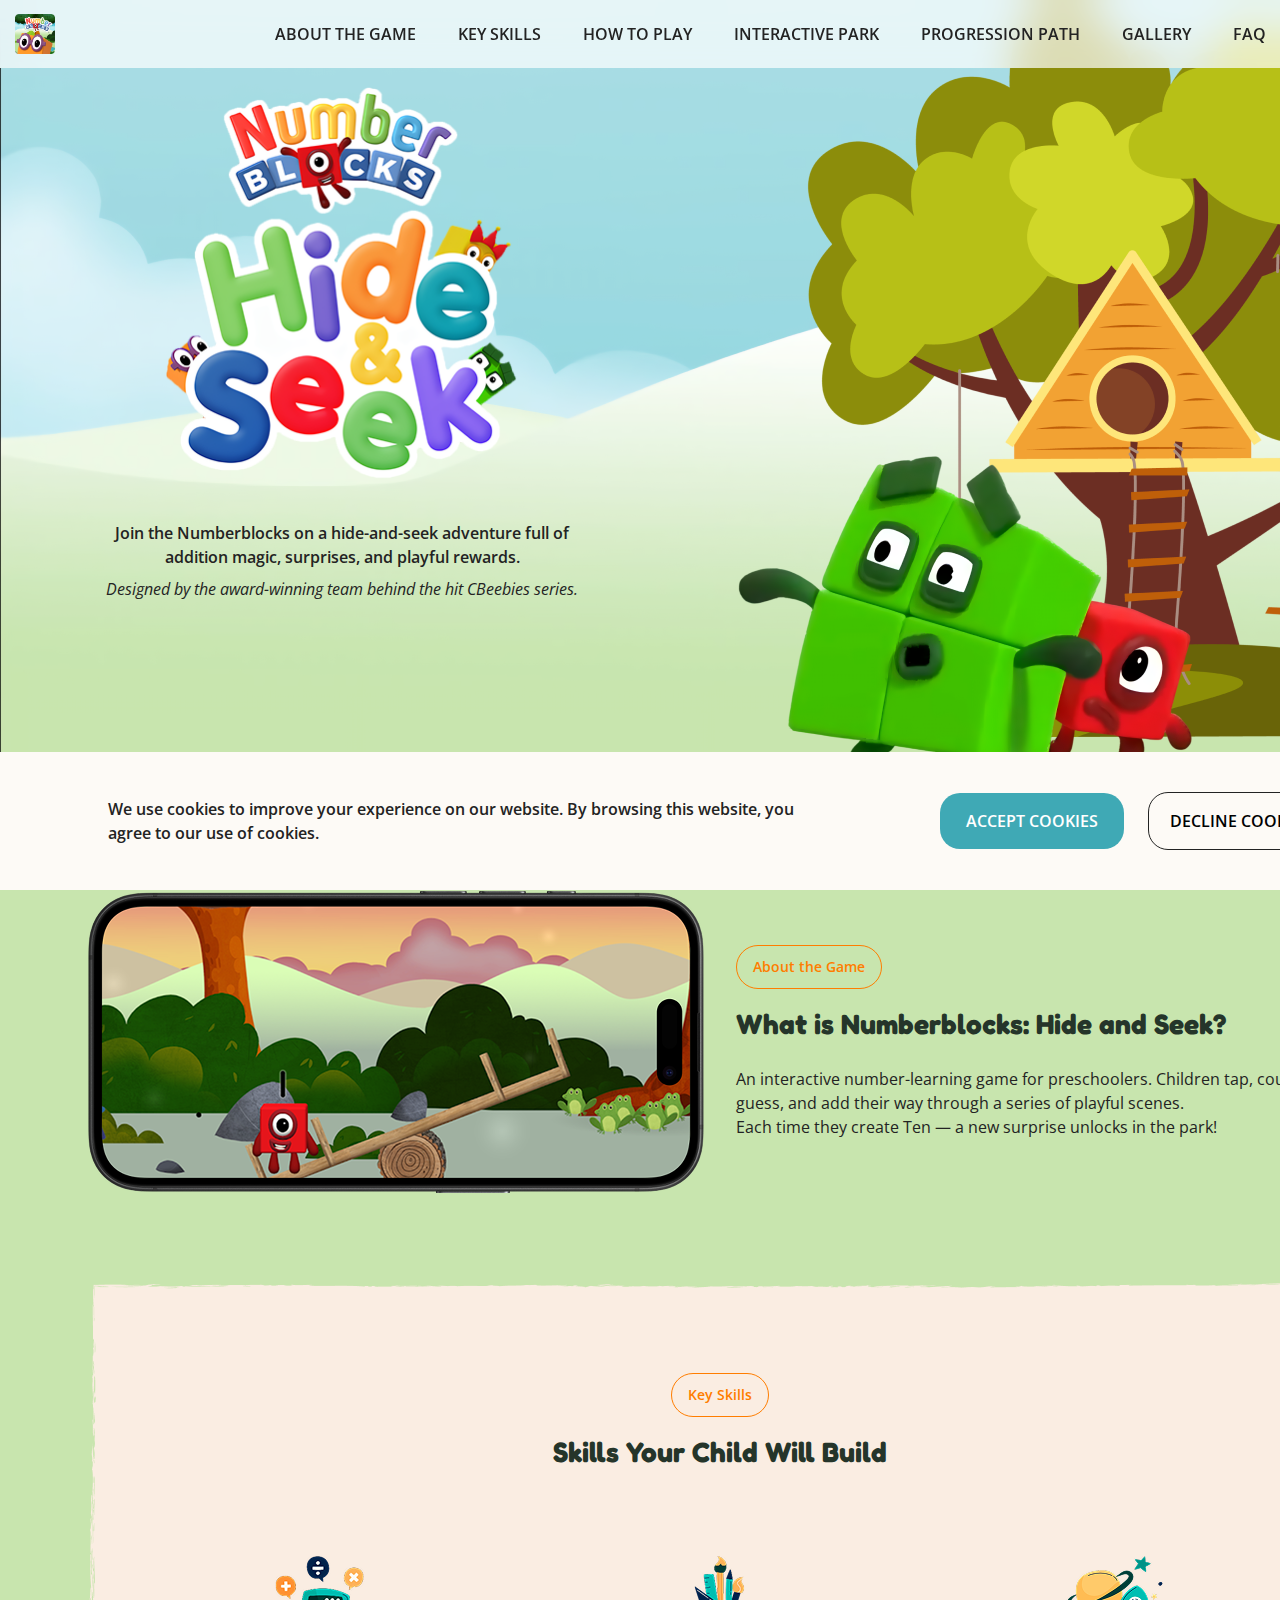
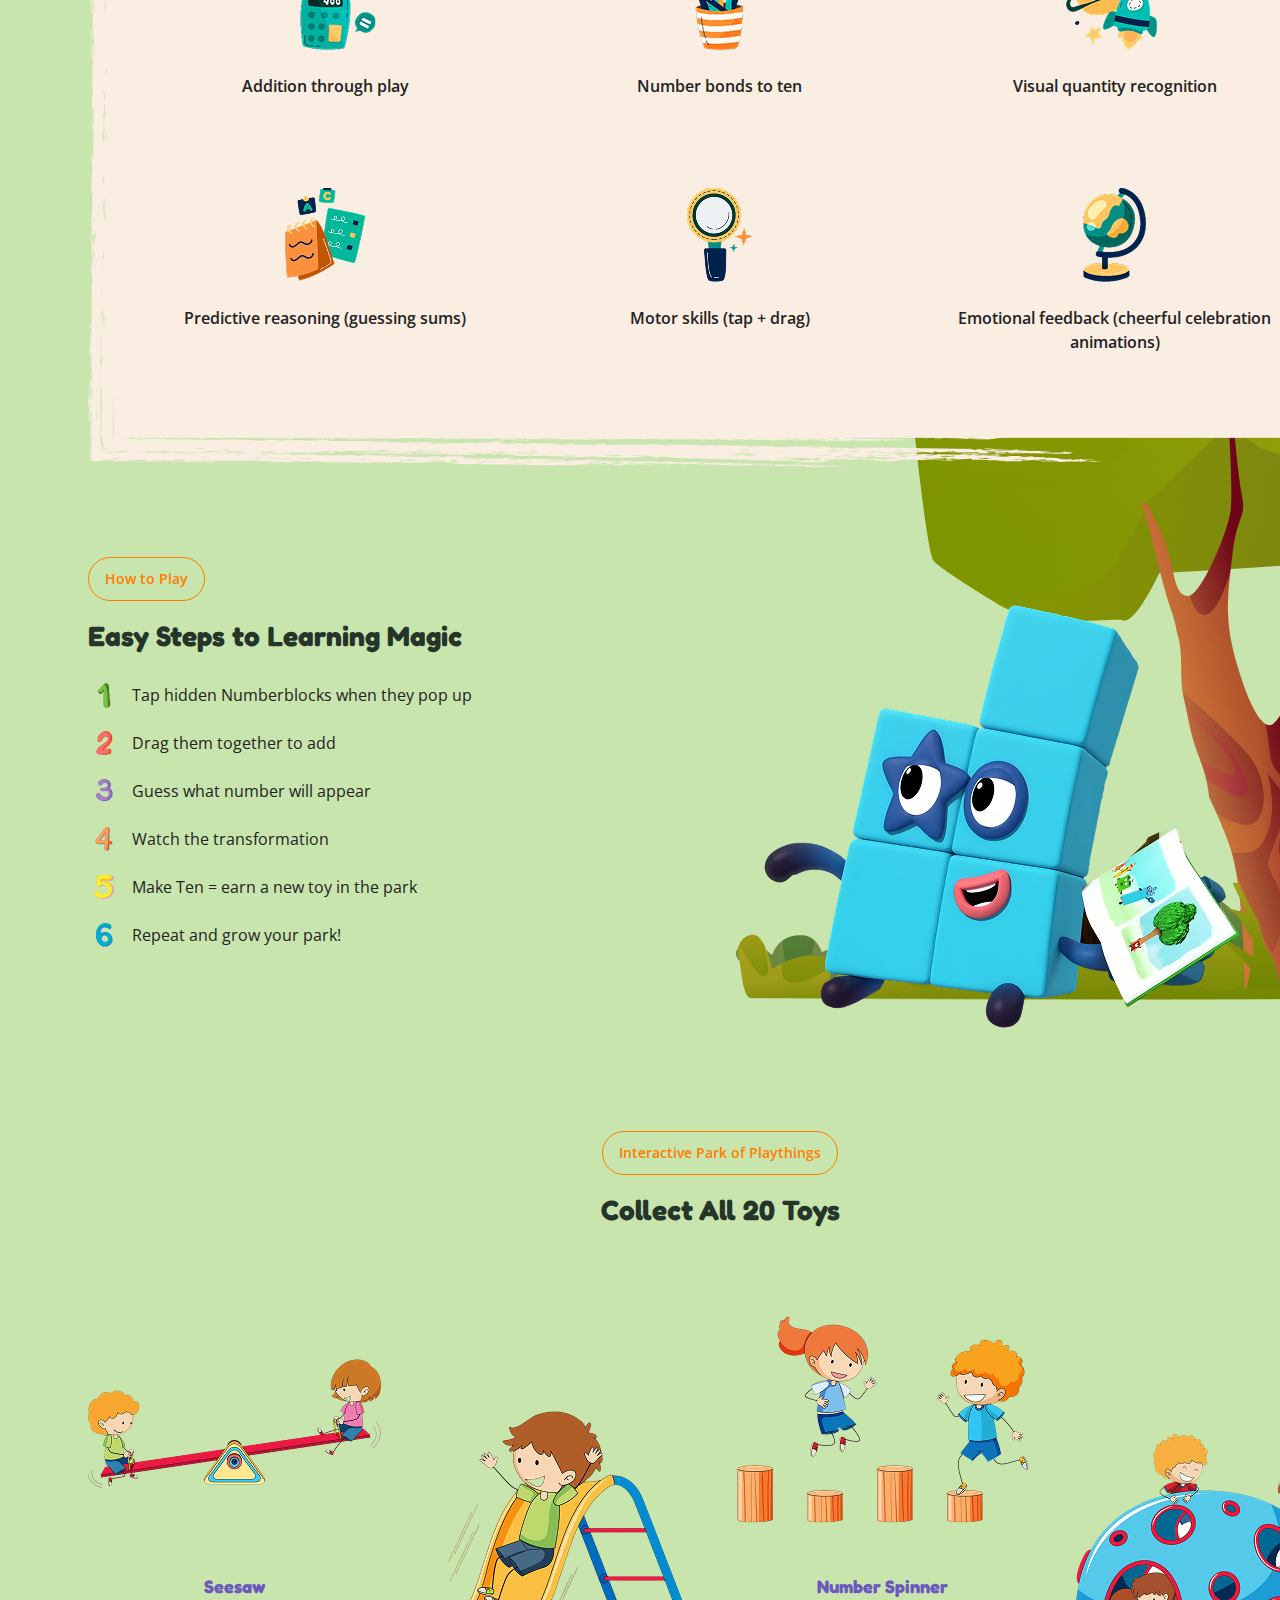
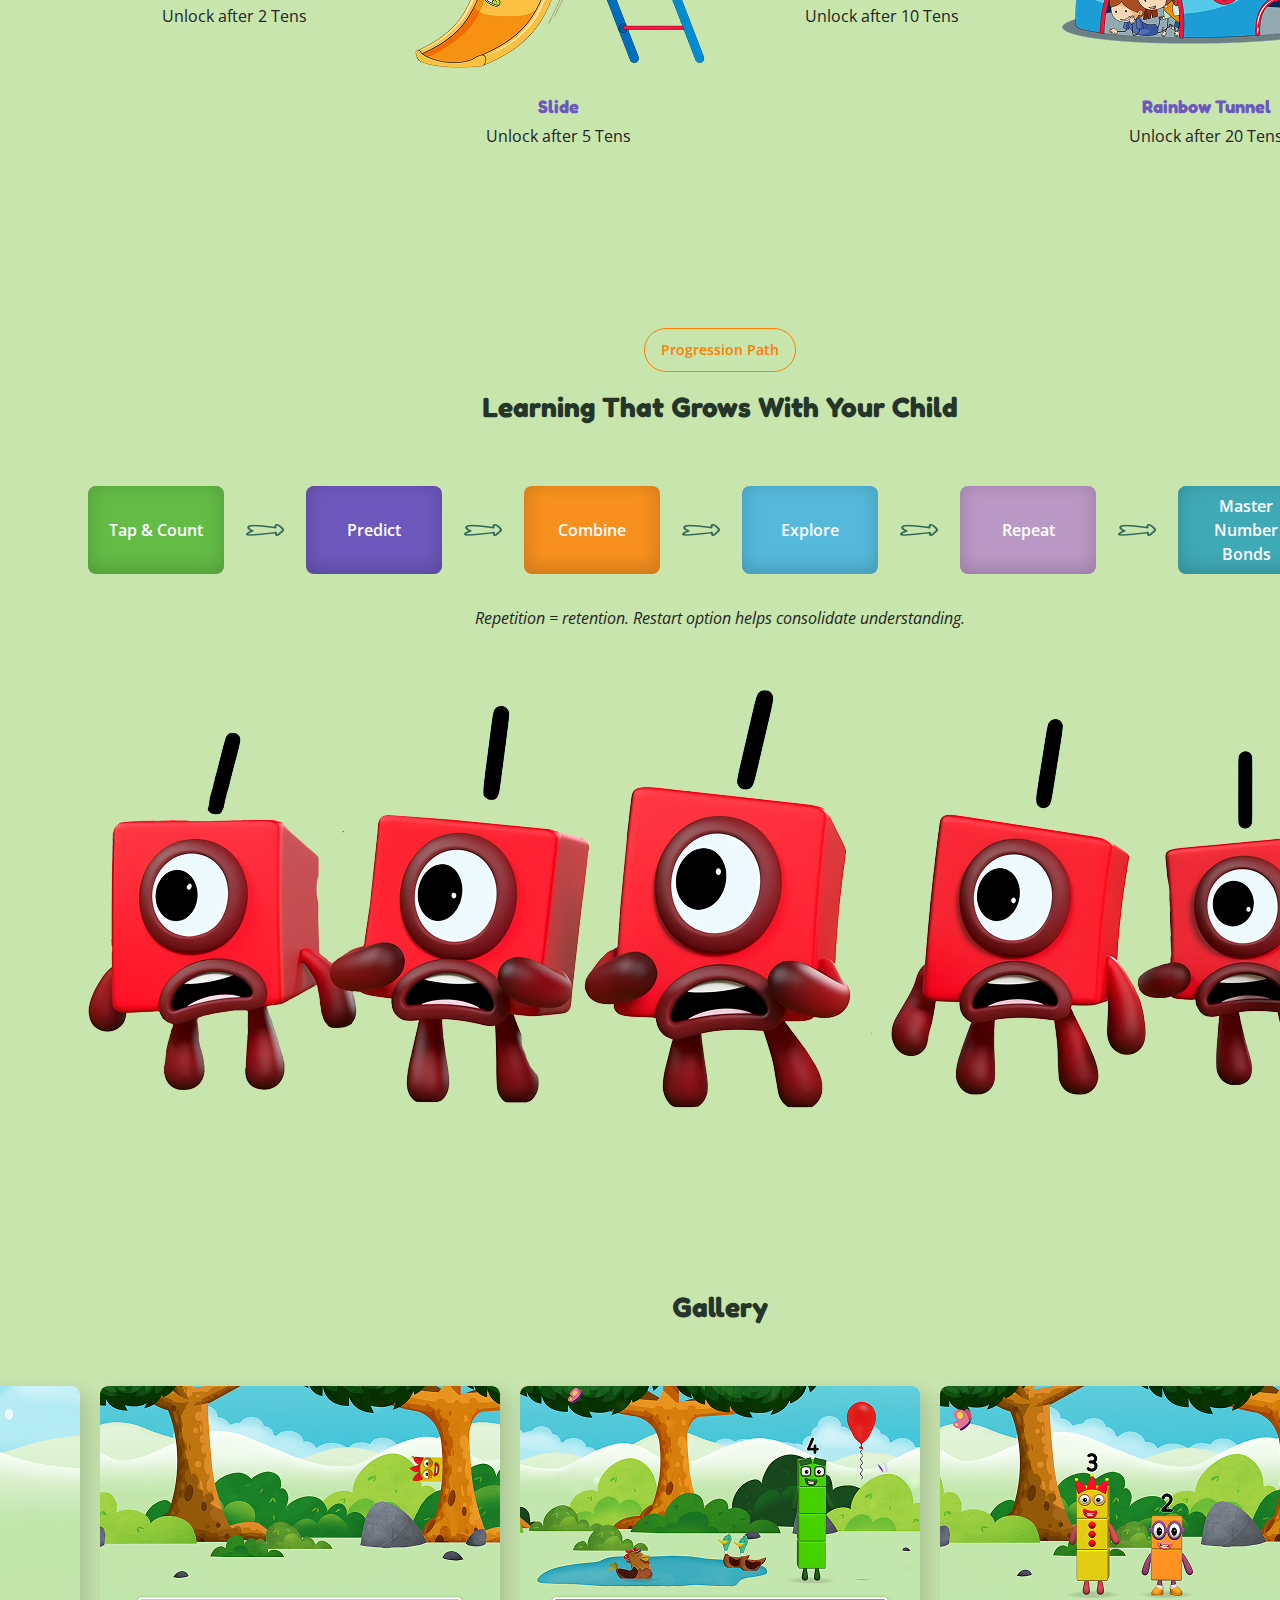
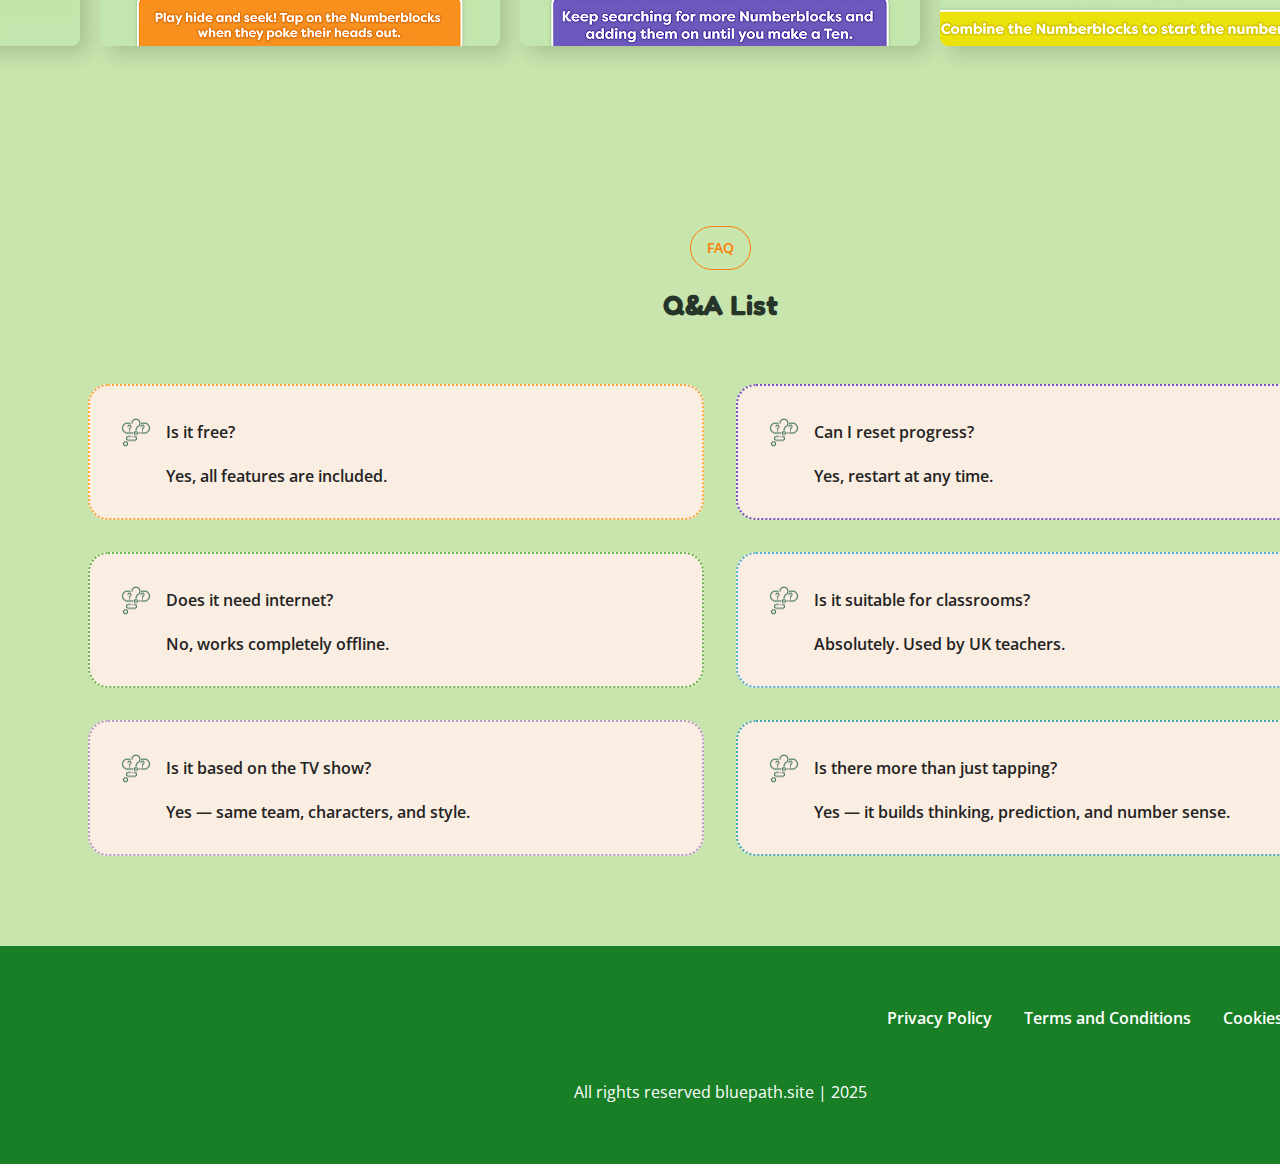
<file: index.html>
<!DOCTYPE html>
<html lang="en">
  <head>
    <meta charset="UTF-8" />
    <meta name="viewport" content="width=device-width, initial-scale=1.0" />

    <title>Numberblocks: Hide and Seek</title>
    <link rel="icon" href="img/500x500.png" />

    <link rel="stylesheet" type="text/css" href="slick/slick.css" />
    <link rel="stylesheet" href="css/main.css" />
  </head>

  <body>
    <div id="cookie-popup" class="t-p-cookie-popup">
      <div class="t-p-cookie-popup-container">
        <p class="t-p-cookie-popup-text-two">
          We use cookies to improve your experience on our website. By browsing
          this website, you agree to our use of cookies.
        </p>
        <div class="t-p-cookie-button-container">
          <button id="accept-cookies" class="t-p-cookie-button">
            Accept cookies
          </button>
          <button id="decline-cookies" class="t-p-cookie-button">
            Decline Cookies
          </button>
        </div>
      </div>
    </div>
    <header class="t-p-header">
      <div class="t-p-header-background"></div>
      <nav class="t-p-navigation">
        <ul class="t-p-navigation-list">
          <li class="t-p-navigation-item">
            <a href="/" class="t-p-navigation-link">
              <img
                href="/"
                class="t-p-title-img t-p-navigation-img"
                alt="logo"
                src="img/500x500.png"
                style="width: 40px; height: 40px"
              />
            </a>
          </li>

          <li class="t-p-navigation-item">
            <a href="/#about" class="t-p-navigation-link">About the Game</a>
          </li>
          <li class="t-p-navigation-item">
            <a href="/#why" class="t-p-navigation-link">Key Skills</a>
          </li>
          <li class="t-p-navigation-item">
            <a href="/#how" class="t-p-navigation-link">How to Play</a>
          </li>
          <li class="t-p-navigation-item">
            <a href="/#uniqueness" class="t-p-navigation-link"
              >Interactive Park</a
            >
          </li>

          <li class="t-p-navigation-item">
            <a href="/#characters" class="t-p-navigation-link"
              >Progression Path</a
            >
          </li>
          <li class="t-p-navigation-item">
            <a href="/#gallery" class="t-p-navigation-link">Gallery</a>
          </li>
          <li class="t-p-navigation-item">
            <a href="/#faq" class="t-p-navigation-link">FAQ</a>
          </li>
        </ul>

        <div class="t-p-header-button-wrapper">
          <a href="/" class="t-p-policy-terms-header-icon-menu">
            <img
              href="/"
              class="t-p-title-img"
              alt="logo"
              src="img/500x500.png"
              style="width: 40px; height: 40px"
            />
          </a>

          <button
            type="button"
            class="t-p-header-icon-button"
            data-menu-button
          >
            <img
              class="t-p-header-icon t-p-header-icon-menu"
              src="img/icon_burger.png"
              style="width: 40px; height: 40px"
              alt="menu "
            />
            <svg
              class="t-p-header-icon t-p-header-icon-close"
              width="40"
              height="40"
              viewBox="0 0 40 40"
              fill="none"
              xmlns="http://www.w3.org/2000/svg"
            >
              <path
                d="M10.6663 31.6666L8.33301 29.3333L17.6663 20L8.33301 10.6666L10.6663 8.33331L19.9997 17.6666L29.333 8.33331L31.6663 10.6666L22.333 20L31.6663 29.3333L29.333 31.6666L19.9997 22.3333L10.6663 31.6666Z"
                fill="#232323"
              />
            </svg>
          </button>
        </div>
      </nav>
    </header>

    <main>
      <section class="t-p-home" id="home">
        <div class="t-p-home-container">
          <div class="t-p-home-container-top">
            <h1>
              <img
                class="t-p-home-title-img"
                src="/img/home/unnamed (5)-Picsart-AiImageEnhancer 1.png"
                alt="Numberblocks: Hide and Seek"
              />
            </h1>
            <p class="t-p-home-title">
              Join the Numberblocks on a hide-and-seek adventure full of
              addition magic, surprises, and playful rewards.
            </p>
            <p class="t-p-home-text">
              Designed by the award-winning team behind the hit CBeebies series.
            </p>
          </div>
        </div>
      </section>
      <section class="t-p-about" id="about">
        <div class="t-p-about-container">
          <h2 class="t-p-about-title">About the Game</h2>
          <h3 class="t-p-about-title-two">
            What is Numberblocks: Hide and Seek?
          </h3>
          <p class="t-p-about-text">
            An interactive number-learning game for preschoolers. Children tap,
            count, guess, and add their way through a series of playful scenes.
            <br />
            Each time they create Ten — a new surprise unlocks in the park!
          </p>
        </div>
      </section>
      <article class="t-p-why" id="why">
        <span style="display: none"
          >Generated: 2025-06-21, Hash: t-p-qk-t-p-39fd7x</span
        >

        <div class="t-p-why-container">
          <h2 class="t-p-about-title" style="margin: 0 auto 16px">
            Key Skills
          </h2>
          <h3 class="t-p-about-title-two" style="text-align: center">
            Skills Your Child Will Build
          </h3>
          <div class="t-p-why-list">
            <div class="t-p-why-item">
              <figure class="t-p-why-img">
                <img class="t-p-why-img" src="img/why/2.png" />
              </figure>
              <p class="t-p-why-text">Addition through play</p>
            </div>
            <div class="t-p-why-item">
              <figure class="t-p-why-img">
                <img class="t-p-why-img" src="img/why/5.png" />
              </figure>
              <p class="t-p-why-text">Number bonds to ten</p>
            </div>
            <div class="t-p-why-item">
              <figure class="t-p-why-img">
                <img class="t-p-why-img" src="img/why/28791787_7408355.png" />
              </figure>
              <p class="t-p-why-text">Visual quantity recognition</p>
            </div>
            <div class="t-p-why-item">
              <figure class="t-p-why-img">
                <img class="t-p-why-img" src="img/why/6.png" />
              </figure>
              <p class="t-p-why-text">Predictive reasoning (guessing sums)</p>
            </div>
            <div class="t-p-why-item">
              <figure class="t-p-why-img">
                <img class="t-p-why-img" src="img/why/8.png" />
              </figure>
              <p class="t-p-why-text">Motor skills (tap + drag)</p>
            </div>
            <div class="t-p-why-item">
              <figure class="t-p-why-img">
                <img class="t-p-why-img" src="img/why/9.png" />
              </figure>
              <p class="t-p-why-text">
                Emotional feedback (cheerful celebration animations)
              </p>
            </div>
          </div>
        </div>
      </article>
      <section class="t-p-how" id="how">
        <div class="t-p-how-container">
          <h2 class="t-p-about-title">How to Play</h2>
          <h3 class="t-p-about-title-two">Easy Steps to Learning Magic</h3>
          <ul class="t-p-how-list">
            <li class="t-p-how-item">
              <img
                class="t-p-how-img"
                src="/img/how/Icon (1).png"
                alt="image"
              />
              <p class="t-p-how-text-bold">
                Tap hidden Numberblocks when they pop up
              </p>
            </li>
            <li class="t-p-how-item">
              <img
                class="t-p-how-img"
                src="/img/how/Icon (2).png"
                alt="image"
              />
              <p class="t-p-how-text-bold">Drag them together to add</p>
            </li>
            <li class="t-p-how-item">
              <img
                class="t-p-how-img"
                src="/img/how/Icon (3).png"
                alt="image"
              />
              <p class="t-p-how-text-bold">Guess what number will appear</p>
            </li>
            <li class="t-p-how-item">
              <img
                class="t-p-how-img"
                src="/img/how/Icon (4).png"
                alt="image"
              />
              <p class="t-p-how-text-bold">Watch the transformation</p>
            </li>
            <li class="t-p-how-item">
              <img
                class="t-p-how-img"
                src="/img/how/Icon (5).png"
                alt="image"
              />
              <p class="t-p-how-text-bold">
                Make Ten = earn a new toy in the park
              </p>
            </li>
            <li class="t-p-how-item">
              <img
                class="t-p-how-img"
                src="/img/how/Icon (6).png"
                alt="image"
              />
              <p class="t-p-how-text-bold">Repeat and grow your park!</p>
            </li>
          </ul>
          <img class="t-p-how-image" src="/img/how/Img_how to play.png" />
        </div>
      </section>
      <section class="t-p-uniqueness" id="uniqueness">
        <div class="t-p-uniqueness-container">
          <h2 class="t-p-about-title" style="margin: 0 auto 16px">
            Interactive Park of Playthings
          </h2>
          <h3 class="t-p-about-title-two" style="text-align: center">
            Collect All 20 Toys
          </h3>
          <dl class="t-p-uniqueness-list">
            <div class="t-p-uniqueness-item">
              <img
                class="t-p-uniqueness-img"
                src="/img/uniqueness/Product Image Container (1).png"
              />
              <dt class="t-p-uniqueness-text-bold">Seesaw</dt>
              <dd class="t-p-uniqueness-text">Unlock after 2 Tens</dd>
            </div>
            <div class="t-p-uniqueness-item t-p-uniqueness-item-two">
              <img
                class="t-p-uniqueness-img"
                src="/img/uniqueness/20424181_7bmb_52ba_181127 3.png"
              />
              <dt class="t-p-uniqueness-text-bold">Slide</dt>
              <dd class="t-p-uniqueness-text">Unlock after 5 Tens</dd>
            </div>
            <div class="t-p-uniqueness-item">
              <img
                class="t-p-uniqueness-img"
                src="/img/uniqueness/Product Image Container (2).png"
              />
              <dt class="t-p-uniqueness-text-bold">Number Spinner</dt>
              <dd class="t-p-uniqueness-text">Unlock after 10 Tens</dd>
            </div>
            <div class="t-p-uniqueness-item t-p-uniqueness-item-two">
              <img
                class="t-p-uniqueness-img"
                src="/img/uniqueness/Product Image Container (3).png"
              />
              <dt class="t-p-uniqueness-text-bold">Rainbow Tunnel</dt>
              <dd class="t-p-uniqueness-text">Unlock after 20 Tens</dd>
            </div>
          </dl>
        </div>
      </section>

      <section class="t-p-characters" id="characters">
        <div class="t-p-characters-container">
          <h2 class="t-p-about-title" style="margin: 0 auto 16px">
            Progression Path
          </h2>
          <h3 class="t-p-about-title-two" style="text-align: center">
            Learning That Grows With Your Child
          </h3>
          <ul class="t-p-characters-list">
            <li class="t-p-characters-item" style="background: #64bc46">
              Tap & Count
            </li>
            <li>
              <img
                class="t-p-characters-img"
                src="/img/Arrow.png"
                alt="Arrow"
              />
            </li>
            <li class="t-p-characters-item" style="background: #6d58bd">
              Predict
            </li>
            <li>
              <img
                class="t-p-characters-img"
                src="/img/Arrow.png"
                alt="Arrow"
              />
            </li>
            <li class="t-p-characters-item" style="background: #f7901f">
              Combine
            </li>
            <li>
              <img
                class="t-p-characters-img"
                src="/img/Arrow.png"
                alt="Arrow"
              />
            </li>
            <li class="t-p-characters-item" style="background: #56b9db">
              Explore
            </li>
            <li>
              <img
                class="t-p-characters-img"
                src="/img/Arrow.png"
                alt="Arrow"
              />
            </li>
            <li class="t-p-characters-item" style="background: #bb99c6">
              Repeat
            </li>
            <li>
              <img
                class="t-p-characters-img"
                src="/img/Arrow.png"
                alt="Arrow"
              />
            </li>
            <li class="t-p-characters-item" style="background: #3faab6">
              Master <br />
              Number <br />
              Bonds
            </li>
          </ul>
          <p class="t-p-characters-text-bold">
            Repetition = retention. Restart option helps consolidate
            understanding.
          </p>
          <img
            class="t-p-characters-image"
            src="/img/Fiveones,PNG-Picsart-AiImageEnhancer 1.png"
            alt=""
          />
        </div>
      </section>
      <section class="t-p-gallery" id="gallery">
        <div class="t-p-gallery-container">
          <h2 class="t-p-about-title-two" style="text-align: center">
            Gallery
          </h2>

          <ul class="t-p-gallery-list">
            <li class="t-p-gallery-item">
              <img
                class="t-p-gallery-image"
                src="./img/gallery/1 (1).png"
                alt="gallery image"
              />
            </li>
            <li class="t-p-gallery-item">
              <img
                class="t-p-gallery-image"
                src="./img/gallery/1 (2).png"
                alt="gallery image"
              />
            </li>
            <li class="t-p-gallery-item">
              <img
                class="t-p-gallery-image"
                src="./img/gallery/1 (3).png"
                alt="gallery image"
              />
            </li>
            <li class="t-p-gallery-item">
              <img
                class="t-p-gallery-image"
                src="./img/gallery/1 (4).png"
                alt="gallery image"
              />
            </li>
            <li class="t-p-gallery-item">
              <img
                class="t-p-gallery-image"
                src="./img/gallery/1 (5).png"
                alt="gallery image"
              />
            </li>
          </ul>
        </div>
      </section>
      <section class="t-p-faq" id="faq">
        <div class="t-p-faq-container">
          <h2 class="t-p-about-title" style="margin: 0 auto 16px">FAQ</h2>
          <h3 class="t-p-about-title-two" style="text-align: center">
            Q&A List
          </h3>
          <ul class="t-p-faq-list">
            <li class="t-p-faq-item" style="border-color: #ffa63a">
              <div class="t-p-faq-question">
                <img
                  class="t-p-faq-img"
                  src="/img/question_14448161 1.png"
                  alt=""
                />Is it free?
              </div>
              <p class="t-p-faq-answer">Yes, all features are included.</p>
            </li>
            <li class="t-p-faq-item" style="border-color: #6d58bd">
              <div class="t-p-faq-question">
                <img
                  class="t-p-faq-img"
                  src="/img/question_14448161 1.png"
                  alt=""
                />Can I reset progress?
              </div>
              <p class="t-p-faq-answer">Yes, restart at any time.</p>
            </li>
            <li class="t-p-faq-item" style="border-color: #64bc46">
              <div class="t-p-faq-question">
                <img
                  class="t-p-faq-img"
                  src="/img/question_14448161 1.png"
                  alt=""
                />Does it need internet?
              </div>
              <p class="t-p-faq-answer">No, works completely offline.</p>
            </li>
            <li class="t-p-faq-item" style="border-color: #53b2d3">
              <div class="t-p-faq-question">
                <img
                  class="t-p-faq-img"
                  src="/img/question_14448161 1.png"
                  alt=""
                />Is it suitable for classrooms?
              </div>
              <p class="t-p-faq-answer">Absolutely. Used by UK teachers.</p>
            </li>
            <li class="t-p-faq-item" style="border-color: #bb99c6">
              <div class="t-p-faq-question">
                <img
                  class="t-p-faq-img"
                  src="/img/question_14448161 1.png"
                  alt=""
                />Is it based on the TV show?
              </div>
              <p class="t-p-faq-answer">
                Yes — same team, characters, and style.
              </p>
            </li>
            <li class="t-p-faq-item" style="border-color: #3faab6">
              <div class="t-p-faq-question">
                <img
                  class="t-p-faq-img"
                  src="/img/question_14448161 1.png"
                  alt=""
                />Is there more than just tapping?
              </div>
              <p class="t-p-faq-answer">
                Yes — it builds thinking, prediction, and number sense.
              </p>
            </li>
          </ul>
        </div>
      </section>
    </main>
    <footer class="t-p-footer" style="margin: auto; background: #197f26">
      <div class="t-p-footer-container">
        <div class="t-p-footer-wrapper">
          <a class="t-p-footer-text" href="/policy.html">Privacy Policy</a>
          <a class="t-p-footer-text" href="/terms.html"
            >Terms and Conditions
          </a>
          <a class="t-p-footer-text" href="/cookies.html">Cookies Policy</a>
        </div>
        <p class="t-p-footer-copyright">
          All rights reserved bluepath.site | 2025
        </p>
      </div>
    </footer>
    <script src="js/mobile-menu.js"></script>
    <script src="js/jquery-loc-t-p-0.js"></script>
    <script type="text/javascript" src="slick/slick.min.js"></script>
    <script src="js/slick.js"></script>
  </body>
</html>
</file>
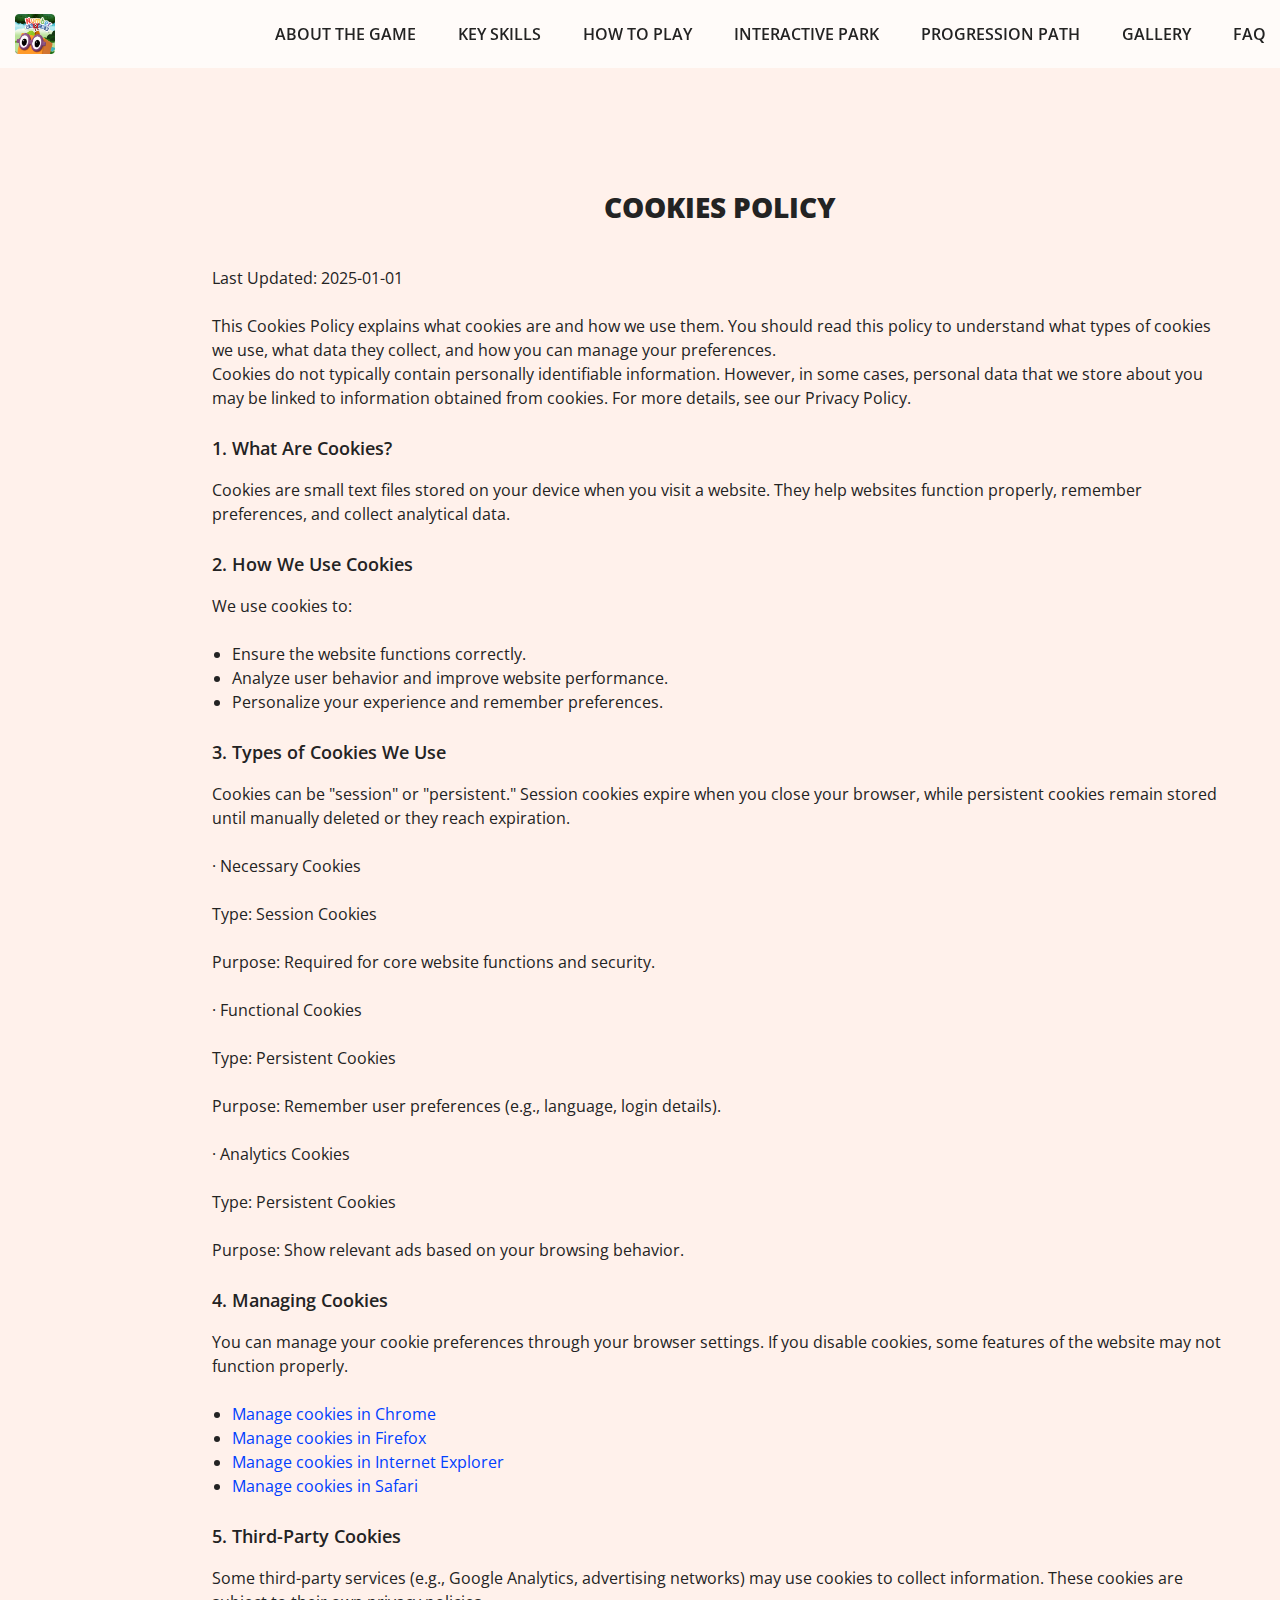
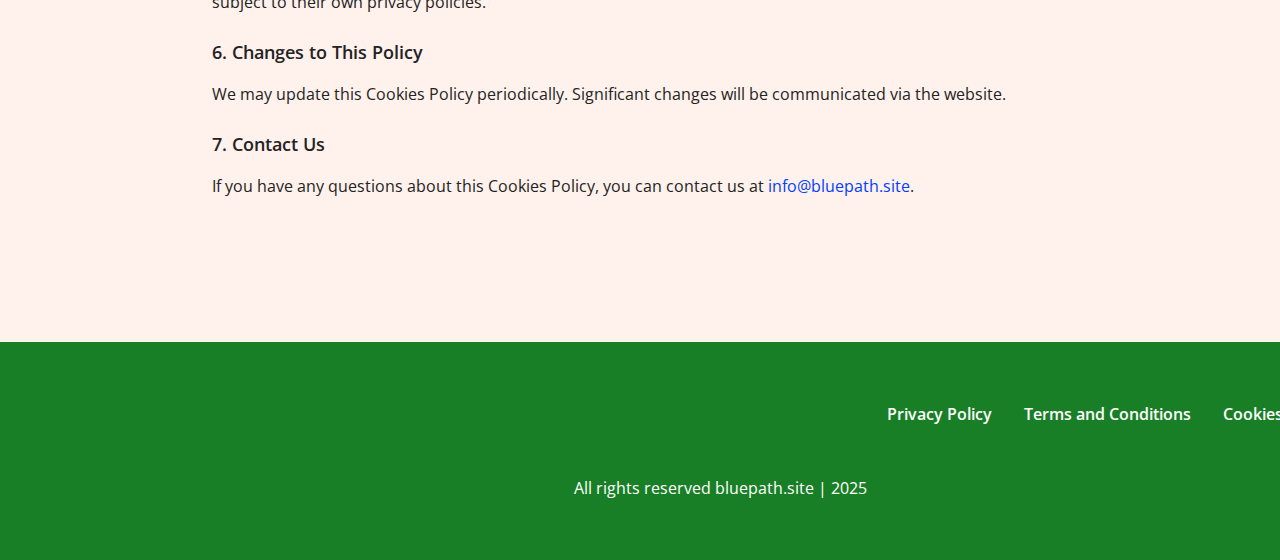
<file: cookies.html>
<!DOCTYPE html>
<html lang="en">
  <head>
    <meta charset="UTF-8" />
    <meta name="viewport" content="width=device-width, initial-scale=1.0" />

    <title>Numberblocks: Hide and Seek</title>
    <link rel="icon" href="img/500x500.png" />

    <link rel="stylesheet" type="text/css" href="slick/slick.css" />
    <link rel="stylesheet" href="css/main.css" />
  </head>

  <body>
    <header class="t-p-header">
      <div class="t-p-header-background"></div>
      <nav class="t-p-navigation">
        <ul class="t-p-navigation-list">
          <li class="t-p-navigation-item">
            <a href="/" class="t-p-navigation-link">
              <img
                href="/"
                class="t-p-title-img t-p-navigation-img"
                alt="logo"
                src="img/500x500.png"
                style="width: 40px; height: 40px"
              />
            </a>
          </li>

          <li class="t-p-navigation-item">
            <a href="/#about" class="t-p-navigation-link">About the Game</a>
          </li>
          <li class="t-p-navigation-item">
            <a href="/#why" class="t-p-navigation-link">Key Skills</a>
          </li>
          <li class="t-p-navigation-item">
            <a href="/#how" class="t-p-navigation-link">How to Play</a>
          </li>
          <li class="t-p-navigation-item">
            <a href="/#uniqueness" class="t-p-navigation-link"
              >Interactive Park</a
            >
          </li>

          <li class="t-p-navigation-item">
            <a href="/#characters" class="t-p-navigation-link"
              >Progression Path</a
            >
          </li>
          <li class="t-p-navigation-item">
            <a href="/#gallery" class="t-p-navigation-link">Gallery</a>
          </li>
          <li class="t-p-navigation-item">
            <a href="/#faq" class="t-p-navigation-link">FAQ</a>
          </li>
        </ul>

        <div class="t-p-header-button-wrapper">
          <a href="/" class="t-p-policy-terms-header-icon-menu">
            <img
              href="/"
              class="t-p-title-img"
              alt="logo"
              src="img/500x500.png"
              style="width: 40px; height: 40px"
            />
          </a>

          <button type="button" class="t-p-header-icon-button" data-menu-button>
            <img
              class="t-p-header-icon t-p-header-icon-menu"
              src="img/icon_burger.png"
              style="width: 40px; height: 40px"
              alt="menu "
            />
            <svg
              class="t-p-header-icon t-p-header-icon-close"
              width="40"
              height="40"
              viewBox="0 0 40 40"
              fill="none"
              xmlns="http://www.w3.org/2000/svg"
            >
              <path
                d="M10.6663 31.6666L8.33301 29.3333L17.6663 20L8.33301 10.6666L10.6663 8.33331L19.9997 17.6666L29.333 8.33331L31.6663 10.6666L22.333 20L31.6663 29.3333L29.333 31.6666L19.9997 22.3333L10.6663 31.6666Z"
                fill="#232323"
              />
            </svg>
          </button>
        </div>
      </nav>
    </header>
    <main>
      <section style="background: #fff1eb">
        <div class="t-p-policy-terms-container">
          <h1>Cookies Policy</h1>

          <p>Last Updated: 2025-01-01</p>

          <p>
            This Cookies Policy explains what cookies are and how we use them.
            You should read this policy to understand what types of cookies we
            use, what data they collect, and how you can manage your
            preferences. <br />
            Cookies do not typically contain personally identifiable
            information. However, in some cases, personal data that we store
            about you may be linked to information obtained from cookies. For
            more details, see our Privacy Policy.
          </p>

          <h2>1. What Are Cookies?</h2>

          <p>
            Cookies are small text files stored on your device when you visit a
            website. They help websites function properly, remember preferences,
            and collect analytical data.
          </p>
          <h2>2. How We Use Cookies</h2>
          <p>We use cookies to:</p>
          <ul>
            <li>Ensure the website functions correctly.</li>
            <li>Analyze user behavior and improve website performance.</li>
            <li>Personalize your experience and remember preferences.</li>
          </ul>
          <h2>3. Types of Cookies We Use</h2>

          <p>
            Cookies can be "session" or "persistent." Session cookies expire
            when you close your browser, while persistent cookies remain stored
            until manually deleted or they reach expiration.
          </p>

          <p>· Necessary Cookies</p>

          <p>Type: Session Cookies</p>

          <p>Purpose: Required for core website functions and security.</p>

          <p>· Functional Cookies</p>
          <p>Type: Persistent Cookies</p>
          <p>
            Purpose: Remember user preferences (e.g., language, login details).
          </p>
          <p>· Analytics Cookies</p>

          <p>Type: Persistent Cookies</p>
          <p>Purpose: Show relevant ads based on your browsing behavior.</p>
          <h2>4. Managing Cookies</h2>
          <p>
            You can manage your cookie preferences through your browser
            settings. If you disable cookies, some features of the website may
            not function properly.
          </p>
          <ul>
            <li>
              <a
                class="t-p-email-link"
                href="https://support.google.com/accounts/answer/32050"
                target="_blank"
                rel=""
                >Manage cookies in Chrome
              </a>
            </li>

            <li>
              <a
                class="t-p-email-link"
                href="https://support.mozilla.org/en-US/kb/clear-cookies-and-site-data-firefox?redirectslug=delete-cookies-remove-info-websites-stored&redirectlocale=en-US"
                target="_blank"
                rel=""
              >
                Manage cookies in Firefox
              </a>
            </li>
            <li>
              <a
                class="t-p-email-link"
                href="https://support.microsoft.com/uk-ua/topic/%D0%B2%D0%B8%D0%B4%D0%B0%D0%BB%D0%B5%D0%BD%D0%BD%D1%8F-%D1%84%D0%B0%D0%B9%D0%BB%D1%96%D0%B2-cookie-%D0%B2-%D0%B1%D1%80%D0%B0%D1%83%D0%B7%D0%B5%D1%80%D1%96-internet-explorer-bca9446f-d873-78de-77ba-d42645fa52fc"
                target="_blank"
                rel=""
              >
                Manage cookies in Internet Explorer
              </a>
            </li>
            <li>
              <a
                class="t-p-email-link"
                href="https://support.apple.com/uk-ua/guide/safari/sfri11471/mac"
                target="_blank"
                rel=""
              >
                Manage cookies in Safari
              </a>
            </li>
          </ul>
          <h2>5. Third-Party Cookies</h2>
          <p>
            Some third-party services (e.g., Google Analytics, advertising
            networks) may use cookies to collect information. These cookies are
            subject to their own privacy policies.
          </p>
          <h2>6. Changes to This Policy</h2>
          <p>
            We may update this Cookies Policy periodically. Significant changes
            will be communicated via the website.
          </p>

          <h2>7. Contact Us</h2>
          <p>
            If you have any questions about this Cookies Policy, you can contact
            us at
            <a class="t-p-email-link" href="mailto:info@bluepath.site"
              >info@bluepath.site</a
            >.
          </p>
        </div>
      </section>
    </main>
    <footer class="t-p-footer" style="margin: auto; background: #197f26">
      <div class="t-p-footer-container">
        <div class="t-p-footer-wrapper">
          <a class="t-p-footer-text" href="/policy.html">Privacy Policy</a>
          <a class="t-p-footer-text" href="/terms.html"
            >Terms and Conditions
          </a>
          <a class="t-p-footer-text" href="/cookies.html">Cookies Policy</a>
        </div>
        <p class="t-p-footer-copyright">
          All rights reserved bluepath.site | 2025
        </p>
      </div>
    </footer>
    <script src="js/mobile-menu.js"></script>
  </body>
</html>
</file>
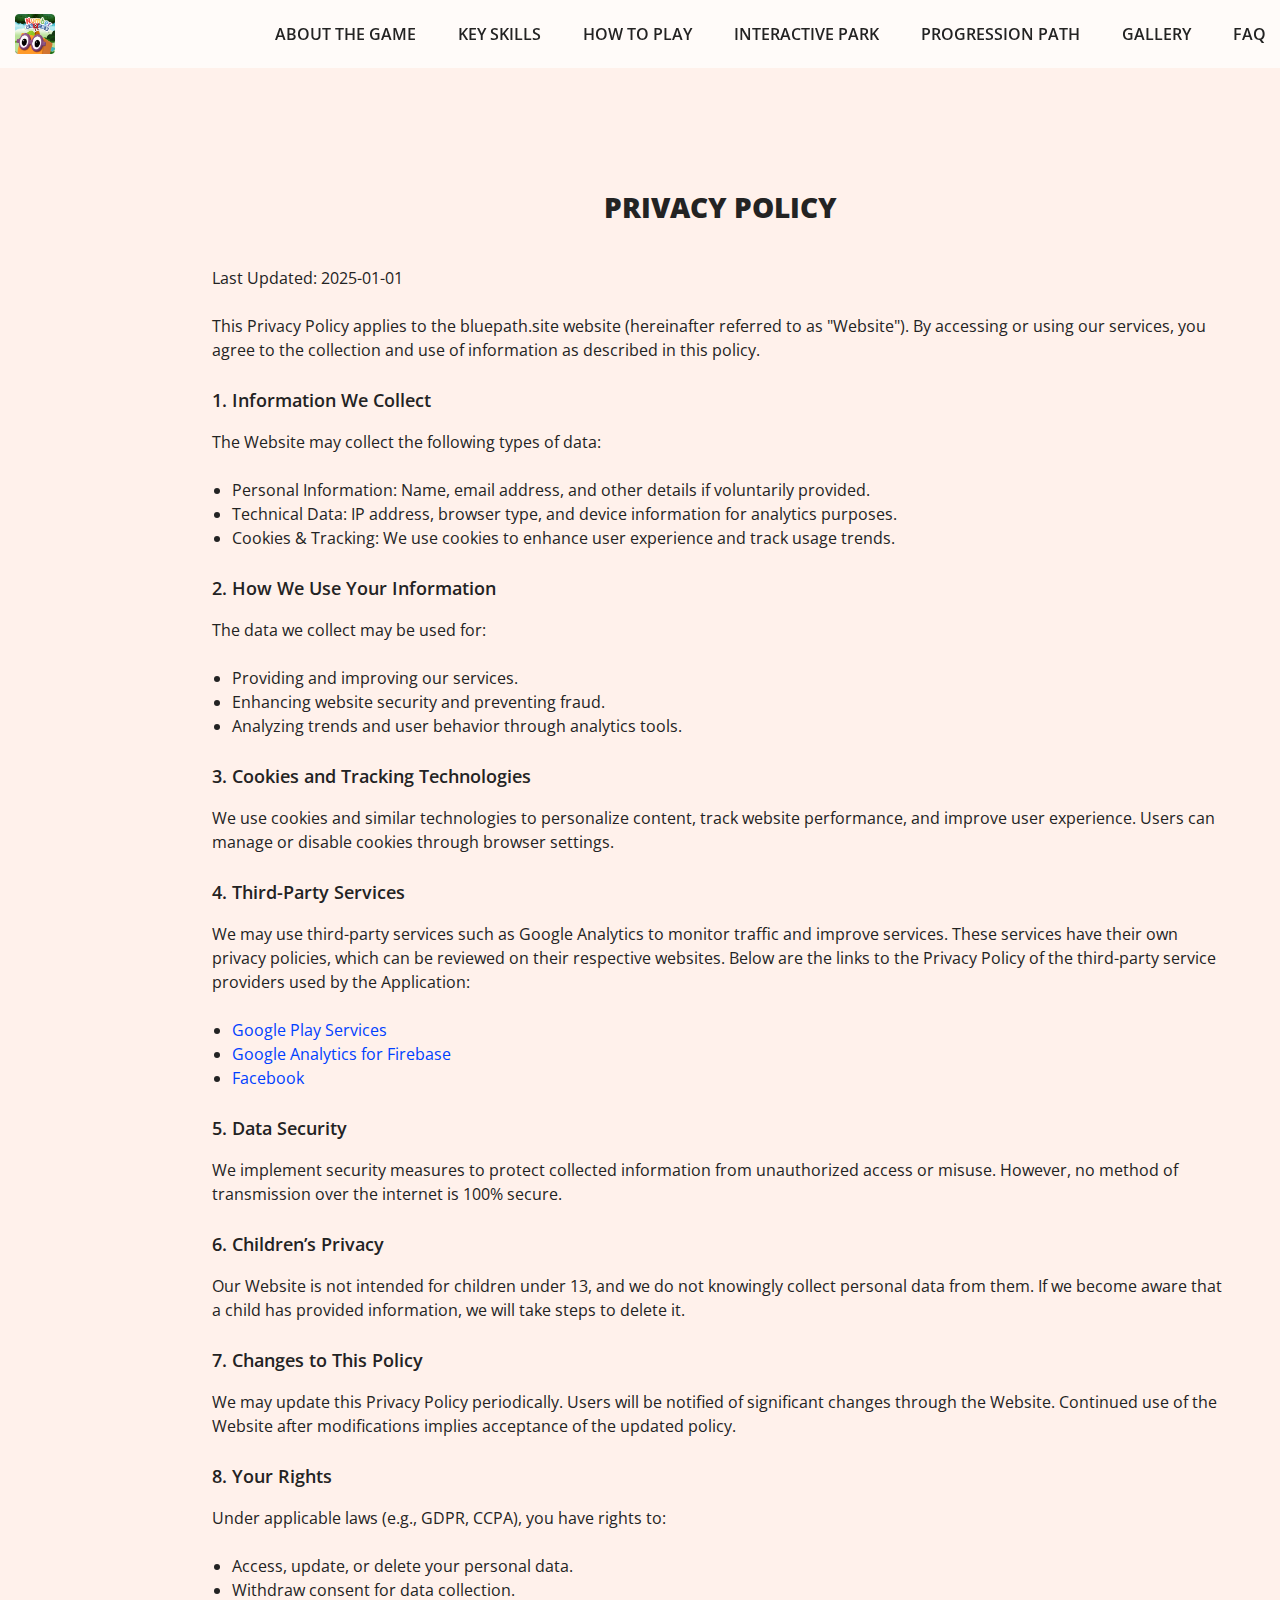
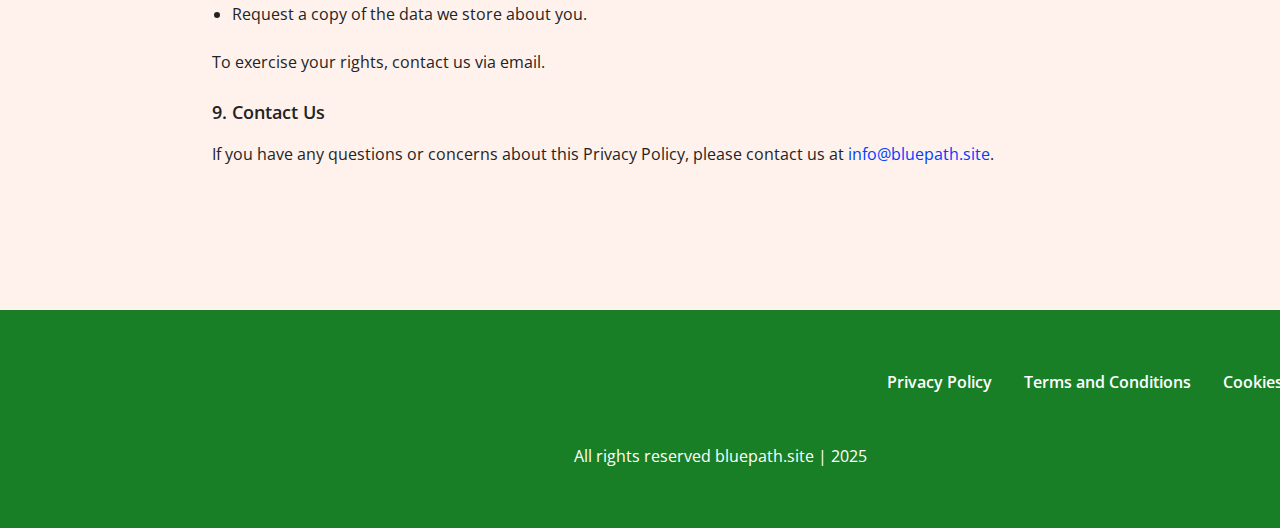
<file: policy.html>
<!DOCTYPE html>
<html lang="en">
  <head>
    <meta charset="UTF-8" />
    <meta name="viewport" content="width=device-width, initial-scale=1.0" />

    <title>Numberblocks: Hide and Seek</title>
    <link rel="icon" href="img/500x500.png" />

    <link rel="stylesheet" type="text/css" href="slick/slick.css" />
    <link rel="stylesheet" href="css/main.css" />
  </head>

  <body>
    <header class="t-p-header">
      <div class="t-p-header-background"></div>
      <nav class="t-p-navigation">
        <ul class="t-p-navigation-list">
          <li class="t-p-navigation-item">
            <a href="/" class="t-p-navigation-link">
              <img
                href="/"
                class="t-p-title-img t-p-navigation-img"
                alt="logo"
                src="img/500x500.png"
                style="width: 40px; height: 40px"
              />
            </a>
          </li>

          <li class="t-p-navigation-item">
            <a href="/#about" class="t-p-navigation-link">About the Game</a>
          </li>
          <li class="t-p-navigation-item">
            <a href="/#why" class="t-p-navigation-link">Key Skills</a>
          </li>
          <li class="t-p-navigation-item">
            <a href="/#how" class="t-p-navigation-link">How to Play</a>
          </li>
          <li class="t-p-navigation-item">
            <a href="/#uniqueness" class="t-p-navigation-link"
              >Interactive Park</a
            >
          </li>

          <li class="t-p-navigation-item">
            <a href="/#characters" class="t-p-navigation-link"
              >Progression Path</a
            >
          </li>
          <li class="t-p-navigation-item">
            <a href="/#gallery" class="t-p-navigation-link">Gallery</a>
          </li>
          <li class="t-p-navigation-item">
            <a href="/#faq" class="t-p-navigation-link">FAQ</a>
          </li>
        </ul>

        <div class="t-p-header-button-wrapper">
          <a href="/" class="t-p-policy-terms-header-icon-menu">
            <img
              href="/"
              class="t-p-title-img"
              alt="logo"
              src="img/500x500.png"
              style="width: 40px; height: 40px"
            />
          </a>

          <button type="button" class="t-p-header-icon-button" data-menu-button>
            <img
              class="t-p-header-icon t-p-header-icon-menu"
              src="img/icon_burger.png"
              style="width: 40px; height: 40px"
              alt="menu "
            />
            <svg
              class="t-p-header-icon t-p-header-icon-close"
              width="40"
              height="40"
              viewBox="0 0 40 40"
              fill="none"
              xmlns="http://www.w3.org/2000/svg"
            >
              <path
                d="M10.6663 31.6666L8.33301 29.3333L17.6663 20L8.33301 10.6666L10.6663 8.33331L19.9997 17.6666L29.333 8.33331L31.6663 10.6666L22.333 20L31.6663 29.3333L29.333 31.6666L19.9997 22.3333L10.6663 31.6666Z"
                fill="#232323"
              />
            </svg>
          </button>
        </div>
      </nav>
    </header>

    <main>
      <section style="background: #fff1eb">
        <div class="t-p-policy-terms-container">
          <h1>Privacy Policy</h1>

          <p>Last Updated: 2025-01-01</p>
          <p>
            This Privacy Policy applies to the bluepath.site website
            (hereinafter referred to as "Website"). By accessing or using our
            services, you agree to the collection and use of information as
            described in this policy.
          </p>
          <h2>1. Information We Collect</h2>
          <p>The Website may collect the following types of data:</p>

          <ul>
            <li>
              Personal Information: Name, email address, and other details if
              voluntarily provided.
            </li>
            <li>
              Technical Data: IP address, browser type, and device information
              for analytics purposes.
            </li>
            <li>
              Cookies & Tracking: We use cookies to enhance user experience and
              track usage trends.
            </li>
          </ul>
          <h2>2. How We Use Your Information</h2>
          <p>The data we collect may be used for:</p>
          <ul>
            <li>Providing and improving our services.</li>
            <li>Enhancing website security and preventing fraud.</li>
            <li>Analyzing trends and user behavior through analytics tools.</li>
          </ul>
          <h2>3. Cookies and Tracking Technologies</h2>
          <p>
            We use cookies and similar technologies to personalize content,
            track website performance, and improve user experience. Users can
            manage or disable cookies through browser settings.
          </p>
          <h2>4. Third-Party Services</h2>
          <p>
            We may use third-party services such as Google Analytics to monitor
            traffic and improve services. These services have their own privacy
            policies, which can be reviewed on their respective websites. Below
            are the links to the Privacy Policy of the third-party service
            providers used by the Application:
          </p>
          <ul>
            <li>
              <a
                class="t-p-email-link"
                href="https://policies.google.com/privacy"
                target="_blank"
                rel=""
                >Google Play Services
              </a>
            </li>
            <li>
              <a
                class="t-p-email-link"
                href="https://firebase.google.com/support/privacy"
                target="_blank"
                rel=""
                >Google Analytics for Firebase
              </a>
            </li>
            <li>
              <a
                class="t-p-email-link"
                href="https://www.facebook.com/about/privacy/update/printable"
                target="_blank"
                rel=""
                >Facebook
              </a>
            </li>
          </ul>
          <h2>5. Data Security</h2>

          <p>
            We implement security measures to protect collected information from
            unauthorized access or misuse. However, no method of transmission
            over the internet is 100% secure.
          </p>

          <h2>6. Children’s Privacy</h2>
          <p>
            Our Website is not intended for children under 13, and we do not
            knowingly collect personal data from them. If we become aware that a
            child has provided information, we will take steps to delete it.
          </p>

          <h2>7. Changes to This Policy</h2>
          <p>
            We may update this Privacy Policy periodically. Users will be
            notified of significant changes through the Website. Continued use
            of the Website after modifications implies acceptance of the updated
            policy.
          </p>
          <h2>8. Your Rights</h2>
          <p>Under applicable laws (e.g., GDPR, CCPA), you have rights to:</p>
          <ul>
            <li>Access, update, or delete your personal data.</li>
            <li>Withdraw consent for data collection.</li>
            <li>Request a copy of the data we store about you.</li>
          </ul>

          <p>To exercise your rights, contact us via email.</p>

          <h2>9. Contact Us</h2>

          <p>
            If you have any questions or concerns about this Privacy Policy,
            please contact us at
            <a class="t-p-email-link" href="mailto:info@bluepath.site"
              >info@bluepath.site</a
            >.
          </p>
        </div>
      </section>
    </main>

    <footer class="t-p-footer" style="margin: auto; background: #197f26">
      <div class="t-p-footer-container">
        <div class="t-p-footer-wrapper">
          <a class="t-p-footer-text" href="/policy.html">Privacy Policy</a>
          <a class="t-p-footer-text" href="/terms.html"
            >Terms and Conditions
          </a>
          <a class="t-p-footer-text" href="/cookies.html">Cookies Policy</a>
        </div>
        <p class="t-p-footer-copyright">
          All rights reserved bluepath.site | 2025
        </p>
      </div>
    </footer>
    <script src="js/mobile-menu.js"></script>
  </body>
</html>
</file>
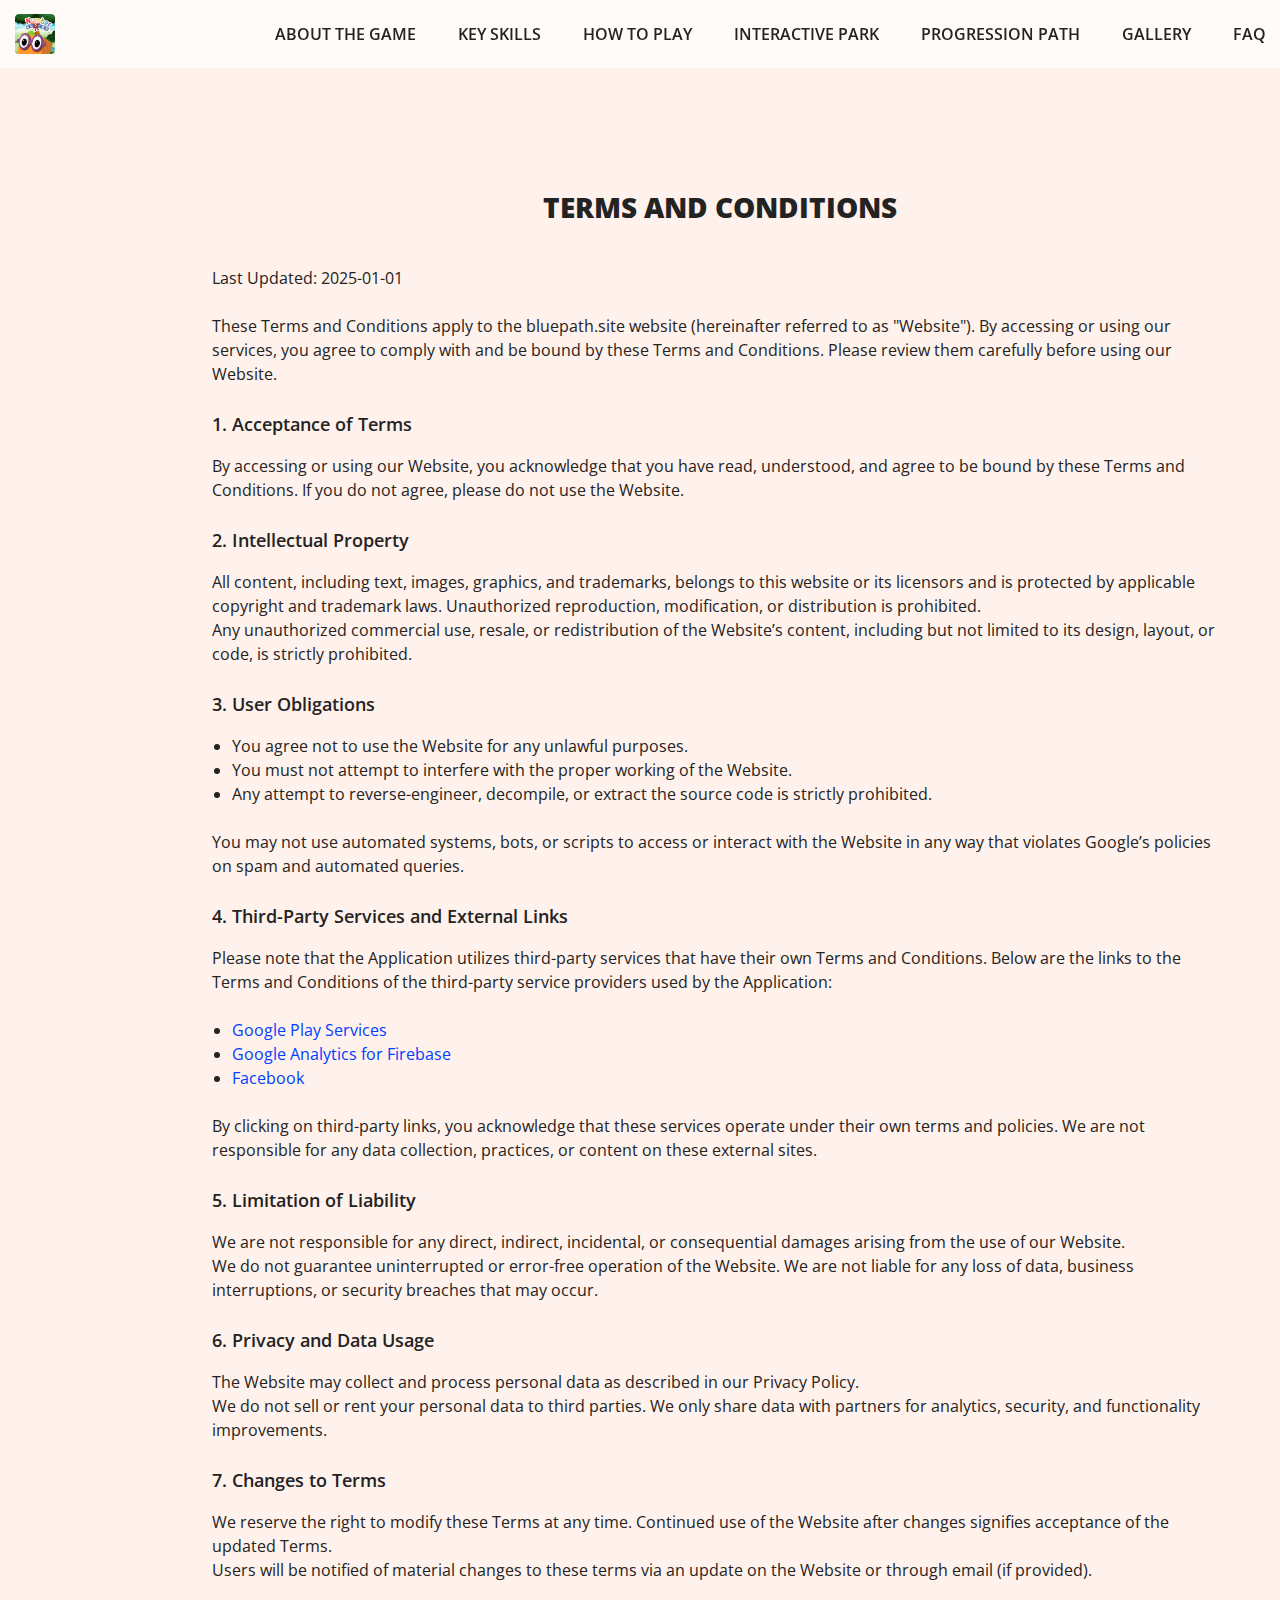
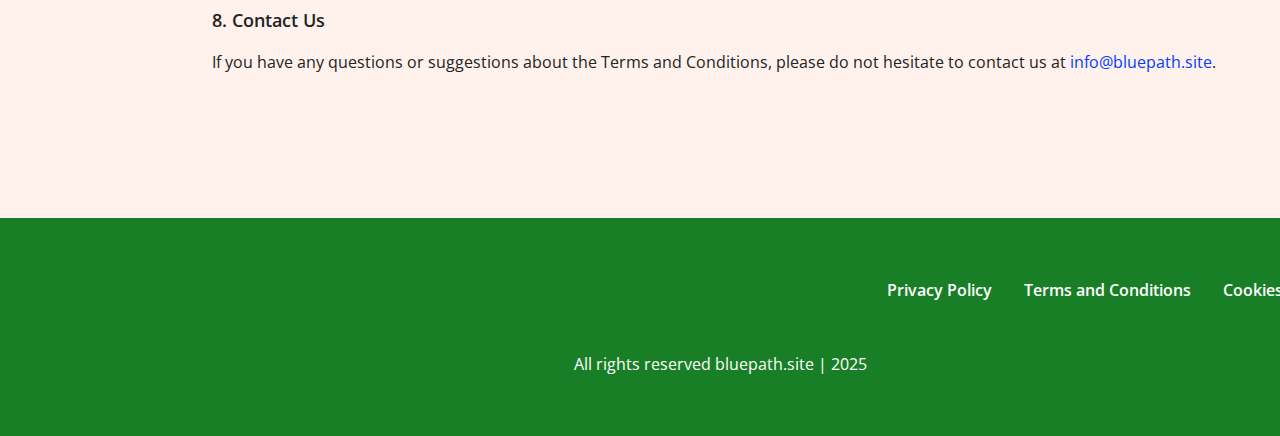
<file: terms.html>
<!DOCTYPE html>
<html lang="en">
  <head>
    <meta charset="UTF-8" />
    <meta name="viewport" content="width=device-width, initial-scale=1.0" />

    <title>Numberblocks: Hide and Seek</title>
    <link rel="icon" href="img/500x500.png" />

    <link rel="stylesheet" type="text/css" href="slick/slick.css" />
    <link rel="stylesheet" href="css/main.css" />
  </head>

  <body>
    <header class="t-p-header">
      <div class="t-p-header-background"></div>
      <nav class="t-p-navigation">
        <ul class="t-p-navigation-list">
          <li class="t-p-navigation-item">
            <a href="/" class="t-p-navigation-link">
              <img
                href="/"
                class="t-p-title-img t-p-navigation-img"
                alt="logo"
                src="img/500x500.png"
                style="width: 40px; height: 40px"
              />
            </a>
          </li>

          <li class="t-p-navigation-item">
            <a href="/#about" class="t-p-navigation-link">About the Game</a>
          </li>
          <li class="t-p-navigation-item">
            <a href="/#why" class="t-p-navigation-link">Key Skills</a>
          </li>
          <li class="t-p-navigation-item">
            <a href="/#how" class="t-p-navigation-link">How to Play</a>
          </li>
          <li class="t-p-navigation-item">
            <a href="/#uniqueness" class="t-p-navigation-link"
              >Interactive Park</a
            >
          </li>

          <li class="t-p-navigation-item">
            <a href="/#characters" class="t-p-navigation-link"
              >Progression Path</a
            >
          </li>
          <li class="t-p-navigation-item">
            <a href="/#gallery" class="t-p-navigation-link">Gallery</a>
          </li>
          <li class="t-p-navigation-item">
            <a href="/#faq" class="t-p-navigation-link">FAQ</a>
          </li>
        </ul>

        <div class="t-p-header-button-wrapper">
          <a href="/" class="t-p-policy-terms-header-icon-menu">
            <img
              href="/"
              class="t-p-title-img"
              alt="logo"
              src="img/500x500.png"
              style="width: 40px; height: 40px"
            />
          </a>

          <button type="button" class="t-p-header-icon-button" data-menu-button>
            <img
              class="t-p-header-icon t-p-header-icon-menu"
              src="img/icon_burger.png"
              style="width: 40px; height: 40px"
              alt="menu "
            />
            <svg
              class="t-p-header-icon t-p-header-icon-close"
              width="40"
              height="40"
              viewBox="0 0 40 40"
              fill="none"
              xmlns="http://www.w3.org/2000/svg"
            >
              <path
                d="M10.6663 31.6666L8.33301 29.3333L17.6663 20L8.33301 10.6666L10.6663 8.33331L19.9997 17.6666L29.333 8.33331L31.6663 10.6666L22.333 20L31.6663 29.3333L29.333 31.6666L19.9997 22.3333L10.6663 31.6666Z"
                fill="#232323"
              />
            </svg>
          </button>
        </div>
      </nav>
    </header>

    <main>
      <section style="background: #fff1eb">
        <div class="t-p-policy-terms-container">
          <h1>Terms and Conditions</h1>
          <p>Last Updated: 2025-01-01</p>
          <p>
            These Terms and Conditions apply to the bluepath.site website
            (hereinafter referred to as "Website"). By accessing or using our
            services, you agree to comply with and be bound by these Terms and
            Conditions. Please review them carefully before using our Website.
          </p>
          <h2>1. Acceptance of Terms</h2>
          <p>
            By accessing or using our Website, you acknowledge that you have
            read, understood, and agree to be bound by these Terms and
            Conditions. If you do not agree, please do not use the Website.
          </p>
          <h2>2. Intellectual Property</h2>
          <p>
            All content, including text, images, graphics, and trademarks,
            belongs to this website or its licensors and is protected by
            applicable copyright and trademark laws. Unauthorized reproduction,
            modification, or distribution is prohibited. <br />Any unauthorized
            commercial use, resale, or redistribution of the Website’s content,
            including but not limited to its design, layout, or code, is
            strictly prohibited.
          </p>
          <h2>3. User Obligations</h2>
          <ul>
            <li>You agree not to use the Website for any unlawful purposes.</li>
            <li>
              You must not attempt to interfere with the proper working of the
              Website.
            </li>
            <li>
              Any attempt to reverse-engineer, decompile, or extract the source
              code is strictly prohibited.
            </li>
          </ul>
          <p>
            You may not use automated systems, bots, or scripts to access or
            interact with the Website in any way that violates Google’s policies
            on spam and automated queries.
          </p>

          <h2>4. Third-Party Services and External Links</h2>
          <p>
            Please note that the Application utilizes third-party services that
            have their own Terms and Conditions. Below are the links to the
            Terms and Conditions of the third-party service providers used by
            the Application:
          </p>
          <ul>
            <li>
              <a
                class="t-p-email-link"
                href="https://policies.google.com/privacy"
                target="_blank"
                rel=""
                >Google Play Services
              </a>
            </li>
            <li>
              <a
                class="t-p-email-link"
                href="https://firebase.google.com/support/privacy"
                target="_blank"
                rel=""
                >Google Analytics for Firebase
              </a>
            </li>
            <li>
              <a
                class="t-p-email-link"
                href="https://www.facebook.com/about/privacy/update/printable"
                target="_blank"
                rel=""
                >Facebook
              </a>
            </li>
          </ul>

          <p>
            By clicking on third-party links, you acknowledge that these
            services operate under their own terms and policies. We are not
            responsible for any data collection, practices, or content on these
            external sites.
          </p>
          <h2>5. Limitation of Liability</h2>
          <p>
            We are not responsible for any direct, indirect, incidental, or
            consequential damages arising from the use of our Website. <br />
            We do not guarantee uninterrupted or error-free operation of the
            Website. We are not liable for any loss of data, business
            interruptions, or security breaches that may occur.
          </p>
          <h2>6. Privacy and Data Usage</h2>
          <p>
            The Website may collect and process personal data as described in
            our Privacy Policy. <br />We do not sell or rent your personal data
            to third parties. We only share data with partners for analytics,
            security, and functionality improvements.
          </p>
          <h2>7. Changes to Terms</h2>
          <p>
            We reserve the right to modify these Terms at any time. Continued
            use of the Website after changes signifies acceptance of the updated
            Terms. <br />
            Users will be notified of material changes to these terms via an
            update on the Website or through email (if provided).
          </p>

          <h2>8. Contact Us</h2>
          <p>
            If you have any questions or suggestions about the Terms and
            Conditions, please do not hesitate to contact us at

            <a class="t-p-email-link" href="mailto:info@bluepath.site"
              >info@bluepath.site</a
            >.
          </p>
        </div>
      </section>
    </main>
    <footer class="t-p-footer" style="margin: auto; background: #197f26">
      <div class="t-p-footer-container">
        <div class="t-p-footer-wrapper">
          <a class="t-p-footer-text" href="/policy.html">Privacy Policy</a>
          <a class="t-p-footer-text" href="/terms.html"
            >Terms and Conditions
          </a>
          <a class="t-p-footer-text" href="/cookies.html">Cookies Policy</a>
        </div>
        <p class="t-p-footer-copyright">
          All rights reserved bluepath.site | 2025
        </p>
      </div>
    </footer>
    <script src="js/mobile-menu.js"></script>
  </body>
</html>
</file>
<file: css/main.css>
@import url("https://fonts.googleapis.com/css2?family=Fredoka:wght@300..700&family=Open+Sans:ital,wght@0,300..800;1,300..800&display=swap");

* {
  -webkit-box-sizing: border-box;
  box-sizing: border-box;
}

html {
  scroll-behavior: smooth;
  background: #c8e5ae;
  font-family: "Fredoka", sans-serif;
  color: #232323;
}

body {
  margin: 0;
}

h1,
h2,
h3,
h4,
h5,
h6,
p {
  margin: 0;
}

ul,
ol {
  margin: 0;
  padding: 0;
  list-style: none;
}
dl,
dt,
dd {
  margin: 0;
  padding: 0;
}
img {
  display: block;
  height: auto;
}
figure {
  margin: 0;
  padding: 0;
  border: 0;
}
.list {
  list-style: none;
}

button,
a {
  cursor: pointer;
}

.button:hover {
  scale: 120%;
}

.t-p-header.is-open .t-p-header-background {
  left: 0;
}
.t-p-header-button-wrapper {
  margin-left: auto;
}
.t-p-header-icon {
  display: none;
}

.t-p-header-icon-button {
  display: -webkit-box;
  display: -ms-flexbox;
  display: flex;
  background-color: transparent;
  border: none;
  border-radius: 50%;
}
.t-p-navigation-list.is-open {
  right: 0;
}
.t-p-header-icon-menu {
  display: block;
}

.t-p-header-icon-button.is-open .t-p-header-icon-menu {
  display: none;
}

.t-p-header-icon-button.is-open .t-p-header-icon-close {
  display: block;
}

.t-p-header {
  position: fixed;
  width: 100%;
  z-index: 5;
  transition: background-color 0.3s ease;
  background: transparent;
  display: flex;
  height: 60px;
  background: #ffffffb2;
}

.t-p-header-background {
  position: absolute;
  top: 0;
  right: 0;
  bottom: 0;
  left: 100%;
  z-index: -1;
  transition: left 0.3s ease;
  background: #ffffffb2;
}
.t-p-header.is-open .t-p-header-background {
  left: 0;
}
.t-p-header-button-wrapper {
  margin-right: auto;
  display: flex;
  align-items: center;
  justify-content: space-between;
}

.t-p-header-icon-menu {
  display: block;
}

.t-p-header-icon-button.is-open .t-p-header-icon-menu {
  display: none;
}

.t-p-header-icon-button.is-open .t-p-header-icon-close {
  display: block;
}

.t-p-navigation {
  display: -ms-flexbox;
  -webkit-box-orient: vertical;
  -webkit-box-direction: normal;
  -ms-flex-direction: column;
  flex-direction: column;
  -webkit-box-align: center;
  -ms-flex-align: center;
  align-items: center;
  -webkit-box-flex: 1;
  -ms-flex: 1;
  flex: 1;
  padding: 10px 16px;
  position: relative;
}

.t-p-navigation-list {
  display: flex;
  flex-direction: column;
  align-items: start;
  position: absolute;
  top: 100%;
  right: -100%;
  width: 100%;
  height: auto;
  transition: 0.3s;
  z-index: 999;
  padding: 0px 32px 40px;

  gap: 30px;
  background: #ffffffb2;
}

.t-p-navigation-list.is-open {
  right: 0;
}

.t-p-navigation-link {
  font-family: Open Sans;
  font-weight: 600;
  font-size: 16px;
  line-height: 24px;
  letter-spacing: 0%;
  text-transform: uppercase;

  transition: all 0.3s ease-in-out;
  text-decoration: none;
  color: #232323;
}

.t-p-navigation-link:hover,
.t-p-navigatioт-link:focus {
  color: #316855;
}

.t-p-header.is-open {
  background-color: transparent;
}

.t-p-navigation-img {
  display: none;
}

@media screen and (min-width: 1192px) {
  .t-p-navigation-img {
    display: flex;
    margin-right: 178px;
  }
  .t-p-policy-terms-header-icon-menu {
    display: none;
  }
  .w-b-header-button-wrapper {
    display: none;
  }
  .t-p-header {
    width: 100%;
    height: 68px;

    display: flex;
    align-items: center;
    justify-content: center;
    z-index: 1000;
    backdrop-filter: blur(20px);
  }

  .t-p-header-background {
  }
  .t-p-header-icon-button {
    display: none;
  }
  .t-p-navigation {
    display: flex;
    flex-direction: row;
    flex: 1;
    padding: 0;
    width: 1440px;
    margin: auto;
  }

  .t-p-navigation-list {
    background-color: transparent;
    flex-direction: row;
    display: flex;
    position: static;
    width: 1440px;
    margin: auto;
    padding-block: 0;
    flex: 1;
    gap: 42px;
    height: 0px;
    display: flex;
    justify-content: center;
    align-items: center;
    justify-content: center;
    padding: 0;
  }

  .t-p-navigation-link {
    font-family: Open Sans;
    font-weight: 600;
    font-size: 16px;
    line-height: 24px;
    letter-spacing: 0%;
    text-transform: uppercase;

    text-decoration: none;
  }

  .t-p-navigation-item-desk {
    display: none;
  }
}
.t-p-home {
  width: 375px;
  height: 812px;
  background-repeat: no-repeat;
  background-size: cover;
  background-position: center;
  background-image: url("/img/home/hero_section.png");
  margin: auto;
}
.t-p-home-container {
  width: 375px;
  padding: 96px 16px 0px;
  margin: auto;
}

.t-p-home-container-top {
  display: flex;
  flex-direction: column;
  align-items: center;
}
.t-p-home-title-img {
  width: 175px;
}
.t-p-home-title {
  font-family: Open Sans;
  font-weight: 600;
  font-size: 14px;
  line-height: 22px;
  letter-spacing: 0%;
  text-align: center;
  padding: 20px 0 8px;
}

.t-p-home-text {
  font-family: Open Sans;
  font-weight: 400;
  font-style: italic;
  font-size: 14px;
  line-height: 22px;
  letter-spacing: 0%;
  text-align: center;
}

@media screen and (min-width: 1192px) {
  .t-p-home {
    width: 1440px;
    height: 800px;
    background-image: url("/img/home/hero_section\ \(1\).png");
  }
  .t-p-home-container {
    width: 1440px;
    padding: 68px 88px 0px;
  }
  .t-p-home-container-top {
    display: flex;
    flex-direction: column;
    align-items: center;
    width: 508px;
  }
  .t-p-home-title-img {
    width: 369px;
  }
  .t-p-home-title {
    font-family: Open Sans;
    font-weight: 600;
    font-size: 16px;
    line-height: 24px;
    letter-spacing: 0%;
    text-align: center;
    padding: 32px 0 8px;
  }

  .t-p-home-text {
    font-family: Open Sans;
    font-weight: 400;
    font-style: italic;
    font-size: 16px;
    line-height: 24px;
    letter-spacing: 0%;
    text-align: center;
  }
}
.t-p-about {
  margin: auto;
  width: 375px;
  height: 525px;
  background-repeat: no-repeat;
  background-size: cover;
  background-position: center;
  background-image: url("/img/About\ the\ Game.png");
}
.t-p-about-container {
  width: 375px;
  padding: 233px 16px 0px;
  margin: auto;
}
.t-p-about-title {
  font-family: Open Sans;
  font-weight: 600;
  font-size: 14px;
  line-height: 22px;
  letter-spacing: 0%;
  color: #ff7d00;
  width: fit-content;
  padding-top: 10px;
  padding-right: 16px;
  padding-bottom: 10px;
  padding-left: 16px;
  border-radius: 50px;
  border-width: 1px;
  border: 1px solid #ff7d00;
  margin-bottom: 16px;
}
.t-p-about-title-two {
  font-weight: 900;
  font-size: 24px;
  line-height: 30px;
  letter-spacing: 0%;
  color: #25352a;
}
.t-p-about-text {
  font-family: Open Sans;
  font-weight: 400;
  font-size: 14px;
  line-height: 22px;
  letter-spacing: 0%;
  padding-top: 24px;
}

@media screen and (min-width: 1192px) {
  .t-p-about {
    width: 1440px;
    height: 483px;
    background-image: url("/img/About\ the\ Game\ \(1\).png");
  }
  .t-p-about-container {
    width: 1440px;
    padding: 145px 88px 0 736px;
  }

  .t-p-about-title-two {
    font-size: 28px;
    line-height: 38px;
    letter-spacing: 0%;
  }
  .t-p-about-text {
    font-family: Open Sans;
    font-weight: 400;
    font-size: 16px;
    line-height: 24px;
    letter-spacing: 0%;
  }
}
.t-p-why {
  margin: auto;
  width: 375px;
  padding: 0 16px;
}

.t-p-why-container {
  height: 1542px;
  background-repeat: no-repeat;
  background-size: cover;
  background-position: center;
  background-image: url("/img/why/bg_key_features.png");
  margin: auto;
  padding: 40px 0 0;
}
.t-p-why-list {
  padding-top: 40px;
  display: flex;
  flex-direction: column;
  gap: 30px;
}
.t-p-why-item {
  width: 263px;
  padding-top: 24px;
  padding-right: 20px;
  padding-bottom: 24px;
  padding-left: 20px;
  margin: 0 auto;
}
.t-p-why-img {
  margin: 0 auto;
}

.t-p-why-text {
  font-family: Open Sans;
  font-weight: 400;
  font-size: 16px;
  line-height: 24px;
  letter-spacing: 0%;
  text-align: center;
  padding-top: 22px;
}

@media screen and (min-width: 1192px) {
  .t-p-why {
    margin: auto;
    width: 1440px;
    padding: 0 88px;
  }

  .t-p-why-container {
    height: 784px;
    background-repeat: no-repeat;
    background-size: cover;
    background-position: center;
    background-image: url("/img/why/bg_key_features\ \(1\).png");
    margin: auto;
    padding: 90px 40px 0;
  }
  .t-p-why-list {
    padding-top: 60px;
    display: flex;
    flex-direction: row;
    flex-wrap: wrap;
    gap: 42px;
    column-gap: 0;
  }
  .t-p-why-item {
    width: 394.6666564941406px;
    height: 190px;
    padding-top: 24px;
    padding-right: 20px;
    padding-bottom: 24px;
    padding-left: 20px;

    margin: 0;
  }
  .t-p-why-img {
    margin: 0 auto;
  }

  .t-p-why-text {
    font-family: Open Sans;
    font-weight: 600;
    font-size: 16px;
    line-height: 24px;
    letter-spacing: 0%;
    text-align: center;

    padding-top: 24px;
  }
}

.t-p-uniqueness-container {
  margin: auto;
  width: 375px;
  padding: 40px 16px;
}
.t-p-uniqueness-list {
  padding-top: 40px;
  display: flex;
  flex-direction: column;
  gap: 20px;
}
.t-p-uniqueness-item {
  width: 292px;
  margin: 0 auto;
}

.t-p-uniqueness-text-bold {
  font-weight: 900;
  font-size: 16px;
  line-height: 24px;
  letter-spacing: 0%;
  text-align: center;
  color: #6d58bd;
  padding: 24px 0 4px;
}
.t-p-uniqueness-text {
  font-family: Open Sans;
  font-weight: 400;
  font-size: 14px;
  line-height: 22px;
  letter-spacing: 0%;
  text-align: center;
}

@media screen and (min-width: 1192px) {
  .t-p-uniqueness-container {
    margin: auto;
    width: 1440px;
    padding: 90px 88px;
  }
  .t-p-uniqueness-list {
    padding-top: 60px;
    display: flex;
    flex-direction: row;
    gap: 32px;
  }

  .t-p-uniqueness-text-bold {
    font-size: 18px;
    line-height: 28px;
    letter-spacing: 0%;
    text-align: center;

    padding: 24px 0 4px;
  }
  .t-p-uniqueness-text {
    font-family: Open Sans;
    font-weight: 400;
    font-size: 16px;
    line-height: 24px;
    letter-spacing: 0%;
    text-align: center;
  }
  .t-p-uniqueness-item-two {
    margin-top: 120px;
  }
}
.t-p-how {
  margin: auto;
  width: 375px;
  height: 908px;
  background-repeat: no-repeat;
  background-size: cover;
  background-position: center;
  background-image: url("/img/how/Frame\ 95719.png");
}
.t-p-how-container {
  margin: auto;
  width: 375px;
  padding: 40px 16px 0;
}
.t-p-how-image {
  display: none;
}
.t-p-how-list {
  padding-top: 24px;
  display: flex;
  flex-direction: column;
  gap: 16px;
}

.t-p-how-item {
  display: flex;
  gap: 12px;
  align-items: center;
  font-family: Open Sans;
  font-weight: 400;
  font-size: 14px;
  line-height: 22px;
  letter-spacing: 0%;
}

.t-p-how-img {
  width: 32px;
  height: 32px;
}

@media screen and (min-width: 1192px) {
  .t-p-how {
    width: 1440px;
    height: 574px;
    background-image: none;
  }
  .t-p-how-container {
    margin: auto;
    width: 1440px;
    padding: 90px 88px;
    position: relative;
  }
  .t-p-how-image {
    display: block;
    position: absolute;
    bottom: 0;
    right: 0;
    z-index: -1;
  }
  .t-p-how-list {
    padding-top: 24px;
    display: flex;
    flex-direction: column;
    gap: 16px;
  }

  .t-p-how-item {
    font-family: Open Sans;
    font-weight: 400;
    font-size: 16px;
    line-height: 24px;
    letter-spacing: 0%;
  }
}

.t-p-characters-container {
  padding: 40px 18px;
  margin: auto;
  width: 375px;
}
.t-p-characters-list {
  display: flex;
  flex-direction: row;
  flex-wrap: wrap;
  align-items: center;

  padding-top: 40px;
  padding-left: 77px;
  gap: 22px;
}
.t-p-characters-item {
  width: 136px;
  height: 88px;
  border-radius: 8px;

  box-shadow: 0px -4px 20px 0px #00000033 inset;
  display: flex;
  align-items: center;
  justify-content: center;
  color: #ffffff;
  font-family: Open Sans;
  font-weight: 600;
  font-size: 16px;
  line-height: 24px;
  letter-spacing: 0%;
  text-align: center;
}
.t-p-characters-img {
  width: 38px;
  height: 12px;
}
.t-p-characters-text-bold {
  font-family: Open Sans;
  font-weight: 400;
  font-style: italic;
  font-size: 14px;
  line-height: 22px;
  letter-spacing: 0%;
  text-align: center;
  padding: 32px 0 40px;
}

.t-p-characters-image {
  width: 343px;
}

@media screen and (min-width: 1192px) {
  .t-p-characters-container {
    padding: 90px 88px;
    margin: auto;
    width: 1440px;
  }
  .t-p-characters-list {
    display: flex;
    flex-direction: row;
    flex-wrap: wrap;
    align-items: center;

    padding-top: 60px;
    padding-left: 0px;
    gap: 22px;
  }

  .t-p-characters-text-bold {
    font-family: Open Sans;
    font-weight: 400;
    font-style: italic;
    font-size: 16px;
    line-height: 24px;
    letter-spacing: 0%;
    text-align: center;

    padding: 32px 0 60px;
  }

  .t-p-characters-image {
    width: 1264px;
  }
}

.t-p-faq-container {
  padding: 40px 16px;
  width: 375px;
  margin: auto;
}
.t-p-faq-list {
  padding-top: 40px;
  display: flex;
  flex-direction: column;
  gap: 16px;
}

.t-p-faq-item {
  width: 343px;
  border-radius: 20px;
  border-width: 2px;
  padding: 30px;
  background: #faede2;

  border: 2px dotted;
}

.t-p-faq-question {
  display: flex;
  gap: 14px;
  align-items: center;
  font-family: Open Sans;
  font-weight: 600;
  font-size: 14px;
  line-height: 22px;
  letter-spacing: 0%;
}
.t-p-faq-img {
  width: 32px;
  height: 32px;
}
.t-p-faq-answer {
  font-family: Open Sans;
  font-weight: 400;
  font-size: 14px;
  line-height: 22px;
  letter-spacing: 0%;
  width: 187px;
  margin: 16px 0 0 46px;
}

@media screen and (min-width: 1192px) {
  .t-p-faq-container {
    padding: 90px 88px;
    width: 1440px;
    margin: auto;
  }
  .t-p-faq-list {
    padding-top: 60px;
    display: flex;
    flex-direction: row;
    flex-wrap: wrap;
    gap: 32px;
    row-gap: 16;
  }

  .t-p-faq-item {
    width: 616px;
    height: 136px;

    border-radius: 20px;
  }

  .t-p-faq-question {
    font-family: Open Sans;
    font-weight: 600;
    font-size: 16px;
    line-height: 24px;
    letter-spacing: 0%;
  }
  .t-p-faq-answer {
    font-family: Open Sans;
    font-weight: 600;
    font-size: 16px;
    line-height: 24px;
    letter-spacing: 0%;

    width: fit-content;
    margin: 16px 0 0 46px;
  }
}

.t-p-gallery-container {
  width: 375px;
  margin: auto;
  padding: 40px 16px 20px;
}
.t-p-gallery-list {
  width: auto;
  padding-top: 20px;
  margin: auto;
}

.t-p-gallery-item {
  width: 240px;
  height: 156px;
  border-radius: 8px;
  box-shadow: 8px 8px 20px 0px #00000029;

  overflow: hidden;
  position: relative;
  margin: 20px 10px;
}

.t-p-gallery-image {
  width: 100%;
  height: 100%;
  object-fit: cover;
  object-position: center;
}

@media screen and (min-width: 1192px) {
  .t-p-gallery-container {
    width: 1440px;
    margin: auto;
    padding: 90px 0 60px;
  }
  .t-p-gallery-item {
    width: 400px;
    height: 260px;
    border-radius: 8px;
    margin: 30px 10px;
  }

  .t-p-gallery-list {
    padding-top: 30px;
  }
}

.t-p-policy-terms-container {
  padding: 120px 16px 40px;
  width: 375px;
  margin: auto;
  background: #fff1eb;
  font-family: Open Sans;
  font-weight: 400;
  font-size: 14px;
  line-height: 22px;
  letter-spacing: 0%;
}

.t-p-policy-terms-container h1 {
  text-transform: uppercase;
  margin-bottom: 40px;
  font-weight: 900;
  font-size: 24px;
  line-height: 30px;
  letter-spacing: 0%;
  text-align: center;
}
.t-p-policy-terms-container h2 {
  margin-bottom: 16px;
  font-family: Open Sans;
  font-weight: 600;
  font-size: 16px;
  line-height: 24px;
  letter-spacing: 0%;
}
.t-p-policy-terms-container ul {
  list-style-type: disc;
  margin-left: 20px;
  margin-bottom: 24px;
}
.t-p-policy-terms-container p {
  margin-bottom: 24px;
}
.t-p-email-link {
  color: #0040ff;
  text-decoration: none;
}
@media screen and (min-width: 1192px) {
  .t-p-policy-terms-container {
    padding: 188px 212px 120px;
    width: 1440px;
    font-family: Open Sans;
    font-weight: 400;
    font-size: 16px;
    line-height: 24px;
    letter-spacing: 0%;
  }
  .t-p-policy-terms-container h1 {
    font-size: 28px;
    line-height: 38px;
    letter-spacing: 0%;
    text-align: center;
    text-transform: uppercase;
  }
  .t-p-policy-terms-container h2 {
    font-family: Open Sans;
    font-weight: 600;
    font-size: 18px;
    line-height: 28px;
    letter-spacing: 0%;
  }
}

.t-p-footer-container {
  width: 375px;
  padding: 30px 0;
  margin: auto;
  display: flex;
  flex-direction: column;
  justify-content: center;
  align-items: center;
  gap: 30px;
  background: #197f26;
  color: #ffffff;
}

.t-p-footer-wrapper {
  display: flex;
  flex-direction: column;
  align-items: center;
  gap: 16px;
  font-family: Open Sans;
  font-weight: 600;
  font-size: 14px;
  line-height: 22px;
  letter-spacing: 0%;
  text-align: center;
}

.t-p-footer-text {
  text-decoration: none;
  color: inherit;
}

.t-p-footer-copyright {
  font-family: Open Sans;
  font-weight: 400;
  font-size: 14px;
  line-height: 22px;
  letter-spacing: 0%;
  text-align: center;
}

@media screen and (min-width: 1192px) {
  .t-p-footer-container {
    width: 1440px;
    padding: 60px 108px;
    align-items: stretch;
    gap: 50px;
  }

  .t-p-footer-wrapper {
    display: flex;
    flex-direction: row;
    justify-content: end;
    align-items: end;
    gap: 32px;
  }

  .t-p-footer-text {
    font-family: Open Sans;
    font-weight: 600;
    font-size: 16px;
    line-height: 24px;
    letter-spacing: 0%;
  }

  .t-p-footer-copyright {
    font-family: Open Sans;
    font-weight: 400;
    font-size: 16px;
    line-height: 24px;
    letter-spacing: 0%;
    text-align: center;
  }
}

.t-p-cookie-popup {
  position: fixed;
  bottom: 10px;
  width: 375px;
  padding: 40px 16px;
  background: #fdfaf6;

  z-index: 1000;
  display: none;
}

.t-p-cookie-popup-text-two {
  font-family: Open Sans;
  font-weight: 600;
  font-size: 14px;
  line-height: 22px;
  letter-spacing: 0%;
  text-align: center;
}

.t-p-cookie-button-container {
  padding: 20px 0 0;
  margin: auto;
  display: flex;
  flex-direction: column;
  align-items: center;
  justify-content: center;
  gap: 24px;
}

.t-p-cookie-button {
  background-color: transparent;
  border: 1px solid #232323;
  width: 343px;

  padding-top: 16px;
  padding-bottom: 16px;

  border-radius: 20px;
  font-family: Open Sans;
  text-transform: uppercase;
  font-weight: 600;
  font-size: 16px;
  line-height: 24px;
  letter-spacing: 0%;
  transition: all 0.3s ease-in-out;
}
.t-p-cookie-button:hover {
  background: #232323;
  color: #ffffff;
}
#accept-cookies {
  background: #3fa9b5;
  color: #ffffff;
  border: none;
}
#accept-cookies:hover {
  background: #2f7a83;
}
.t-p-close-popup {
  position: absolute;
  top: 10px;
  right: 10px;
  font-size: 20px;
  cursor: pointer;
}

@media screen and (min-width: 1192px) {
  .t-p-cookie-popup-container {
    display: flex;
    align-items: center;
    justify-content: center;
    gap: 128px;
  }

  .t-p-cookie-popup-text-two {
    font-family: Open Sans;
    font-weight: 600;
    font-size: 16px;
    line-height: 24px;
    letter-spacing: 0%;
    text-align: left;
    width: 704px;
  }
  .t-p-cookie-button {
    width: 184px;
  }
  .t-p-cookie-button-container {
    padding: 0;
    margin: auto;
    display: flex;
    flex-direction: row;
    gap: 24px;
  }

  .t-p-cookie-popup {
    position: fixed;
    bottom: 10px;
    width: 1440px;
    padding: 40px 108px;
    display: none;
  }
}
</file>
